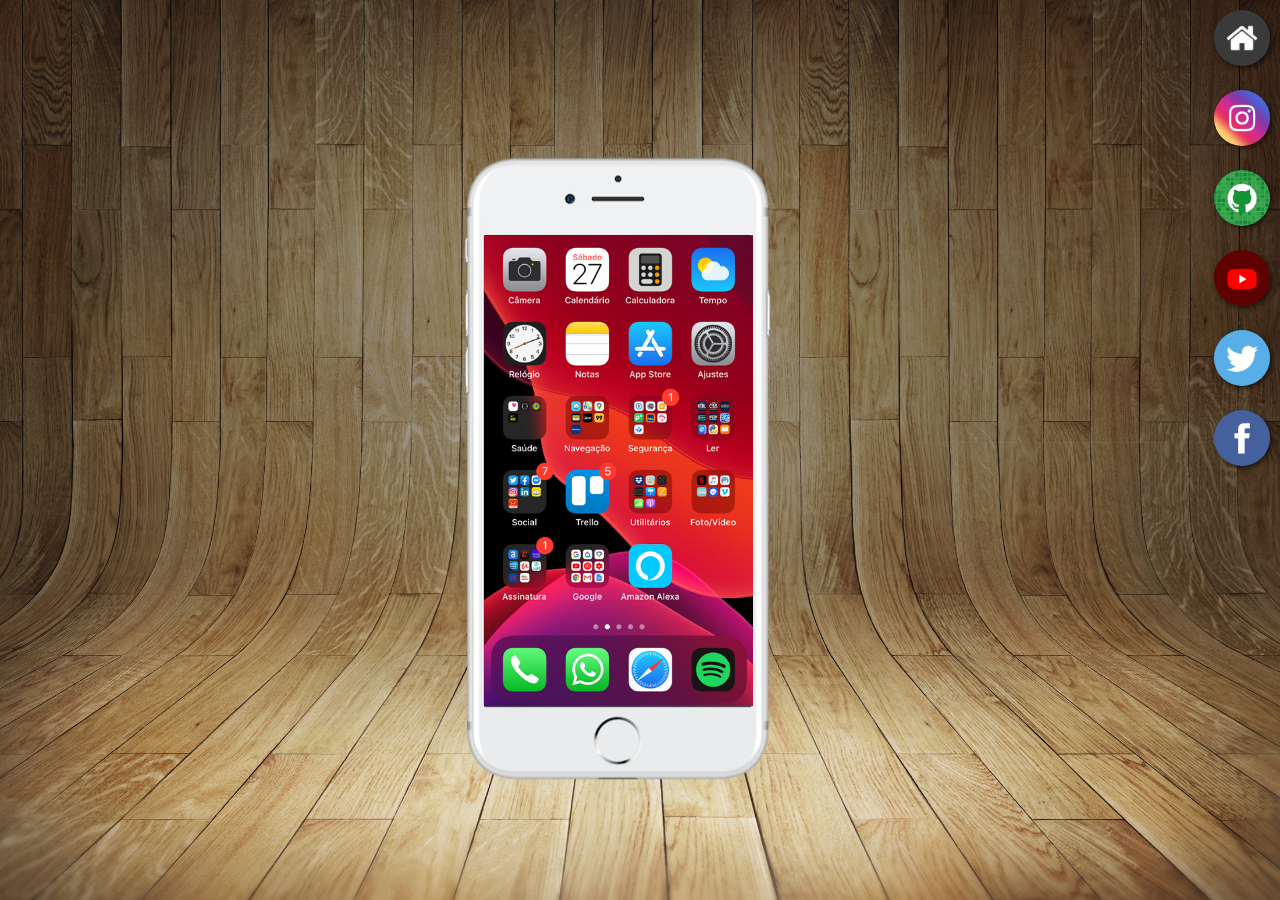
<file: index.html>
<!DOCTYPE html>
<html lang="en">
<head>
    <meta charset="UTF-8">
    <meta name="viewport" content="width=device-width, initial-scale=1.0">
    <title>projetos sociais</title>
    <link rel="shortcut icon" href="favicon.ico" type="image/x-icon">
   <link rel="stylesheet" href="estilos/pagina1.css">
</head>
<body>
   <main>
       <section id="telefone">
        <iframe src="home.html" frameborder="0" id="tela" name="tela"> </iframe>

       </section>
       <section id="redes-sociais">
        <a href="home.html" target="tela"> <img src="imagens/logo-home.jpg" alt="home"></a><br>
         <a href="intagram.html" target="tela"> <img src="imagens/logo-instagram.jpg" alt="home"> </a><br>
         <a href="git.html" target="tela"> <img src="imagens/logo-github.jpg" alt="home"></a><br>
         <a href="youtube.html" target="tela"> <img src="imagens/logo-youtube.jpg" alt="home"> </a><br>
         <a href="twiter.html" target="tela"> <img src="imagens/logo-twitter.jpg" alt="home"> </a><br>
         <a href="facebook.html" target="tela"> <img src="imagens/logo-facebook.jpg" alt="home"> </a>
         
       </section>
   </main>
</body>
</html>
</file>
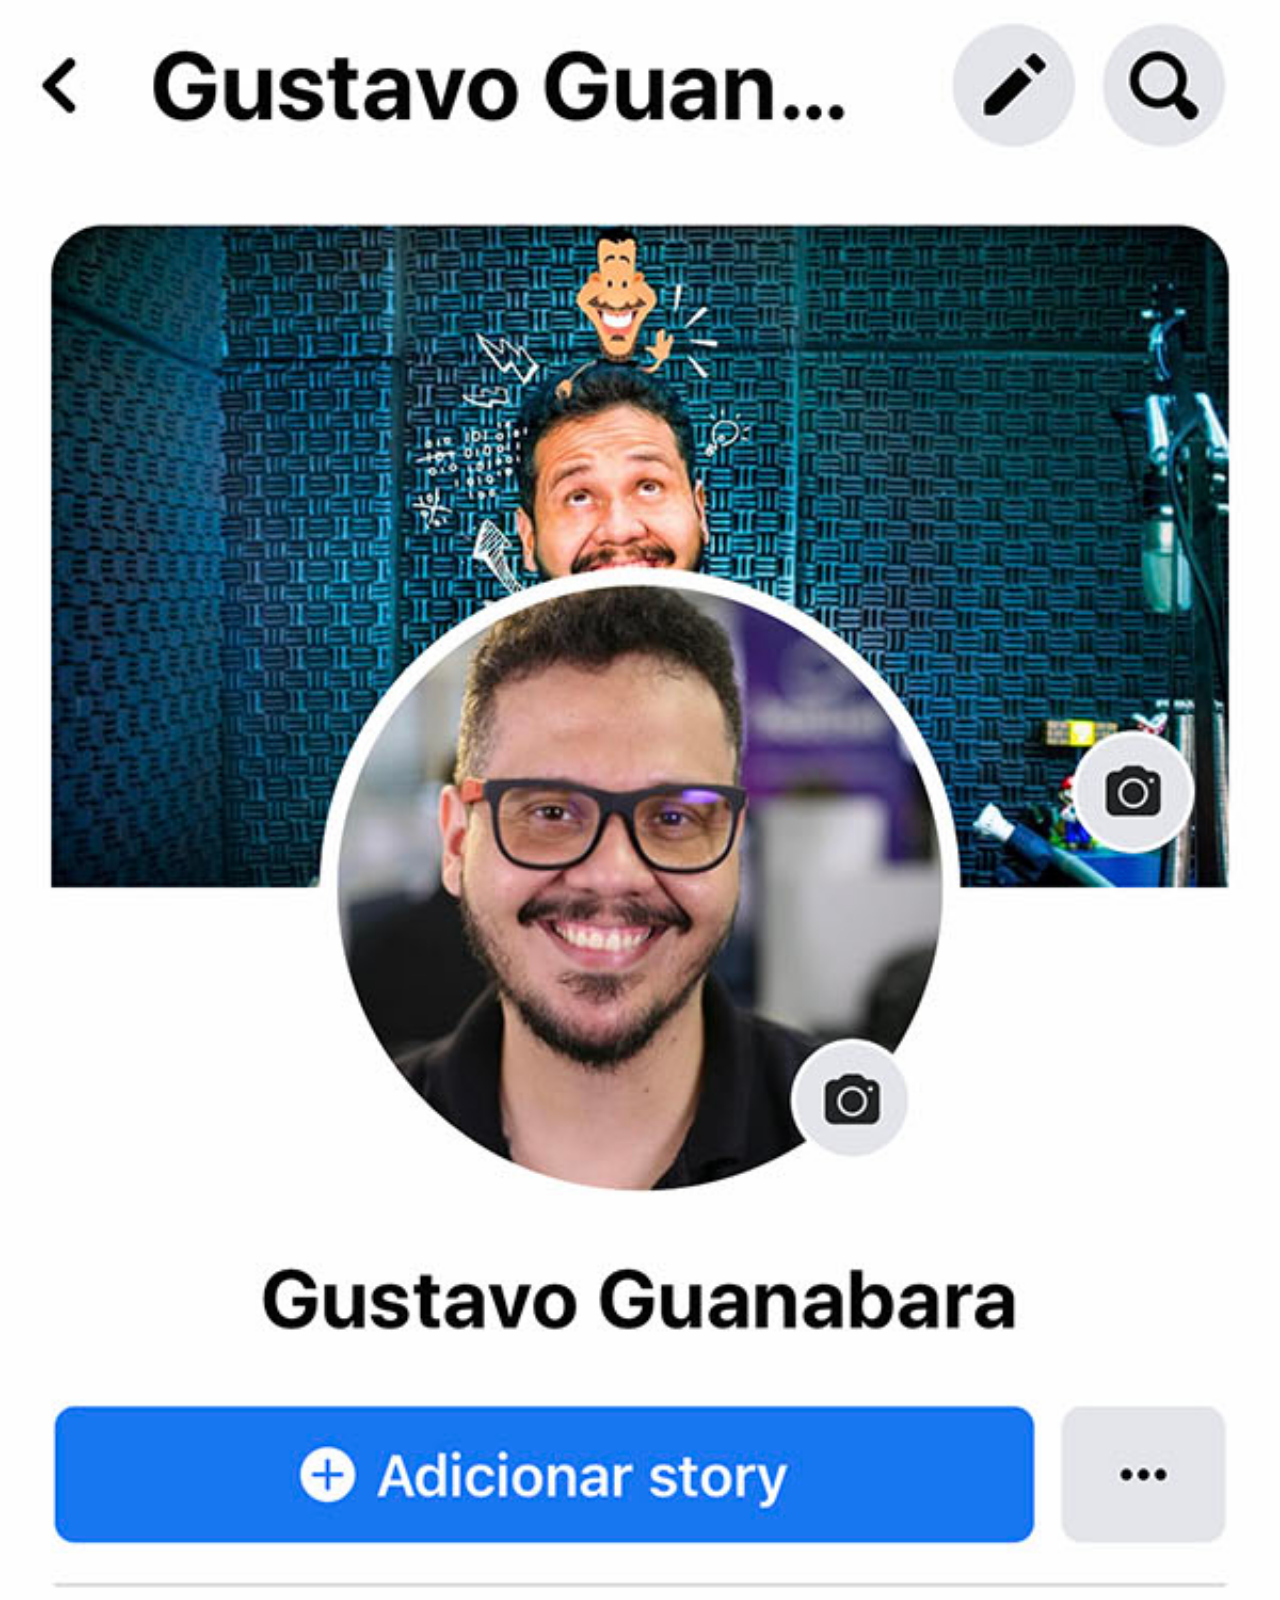
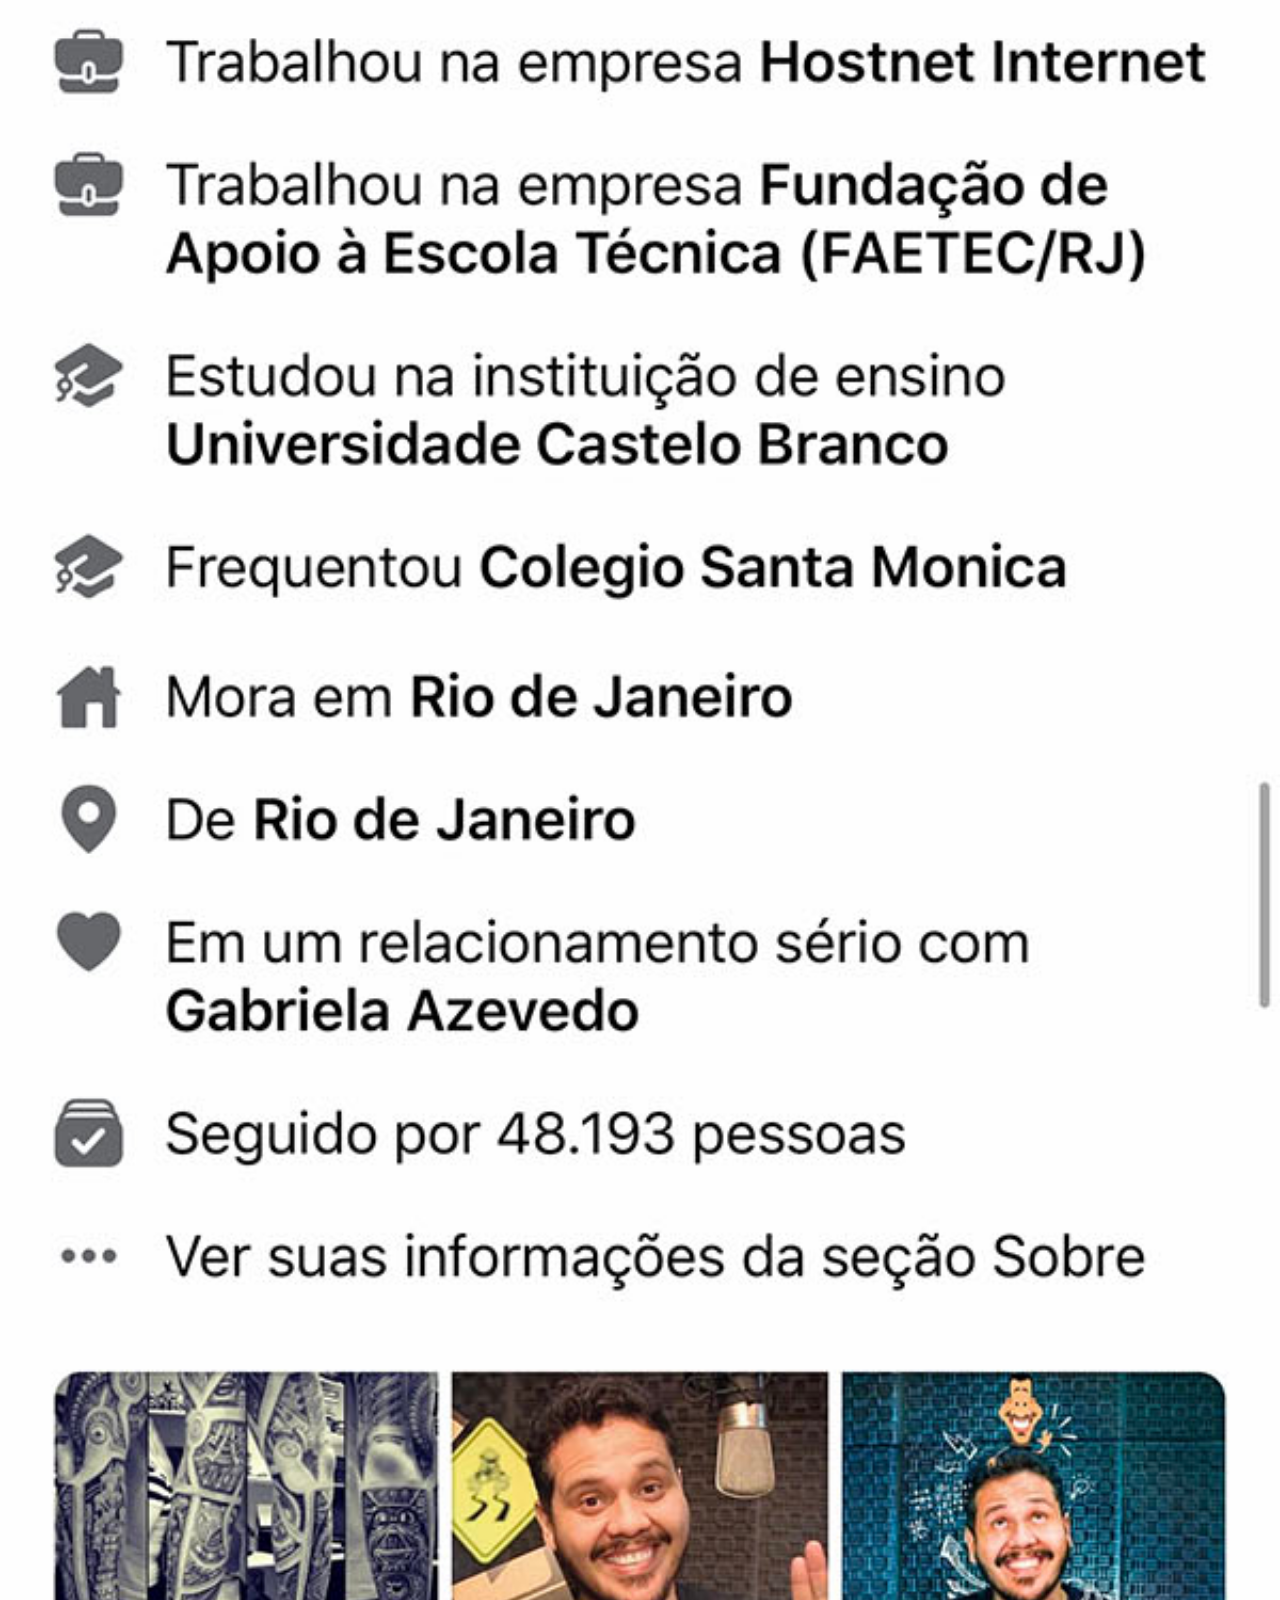
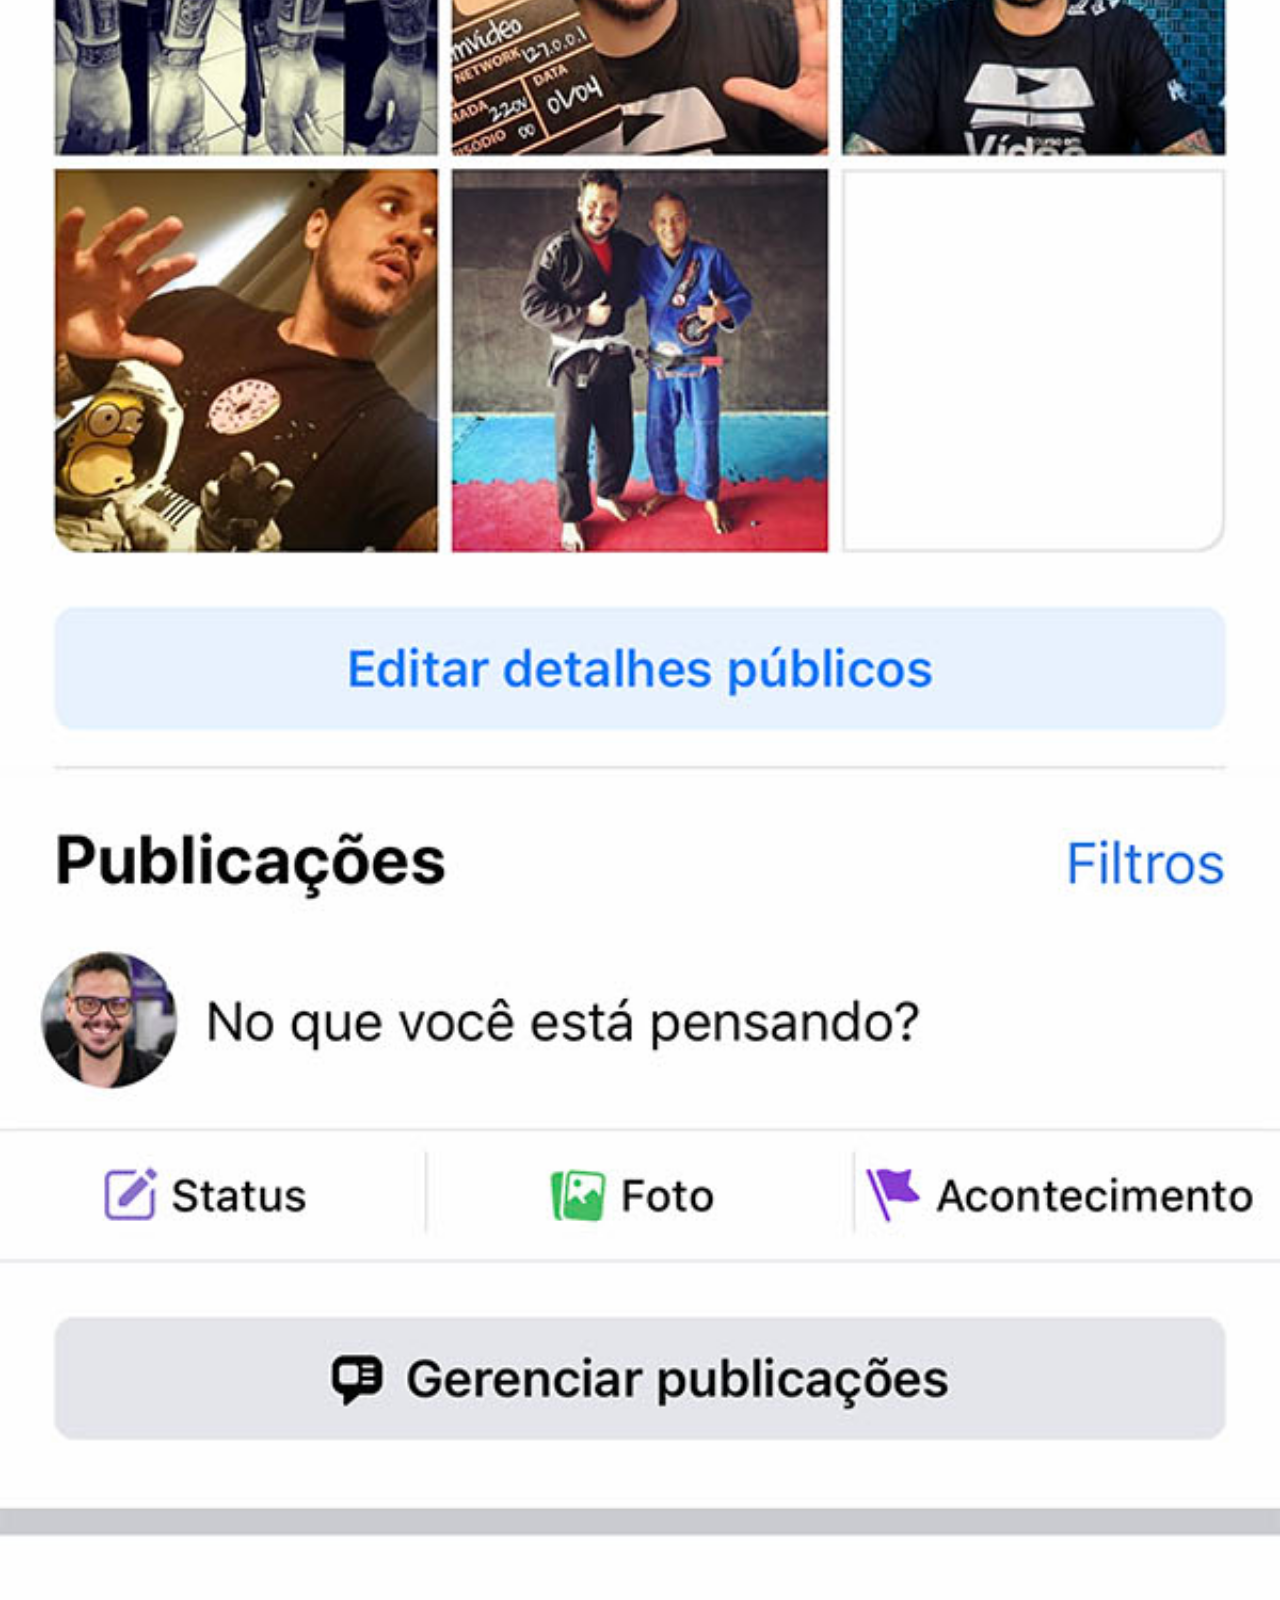
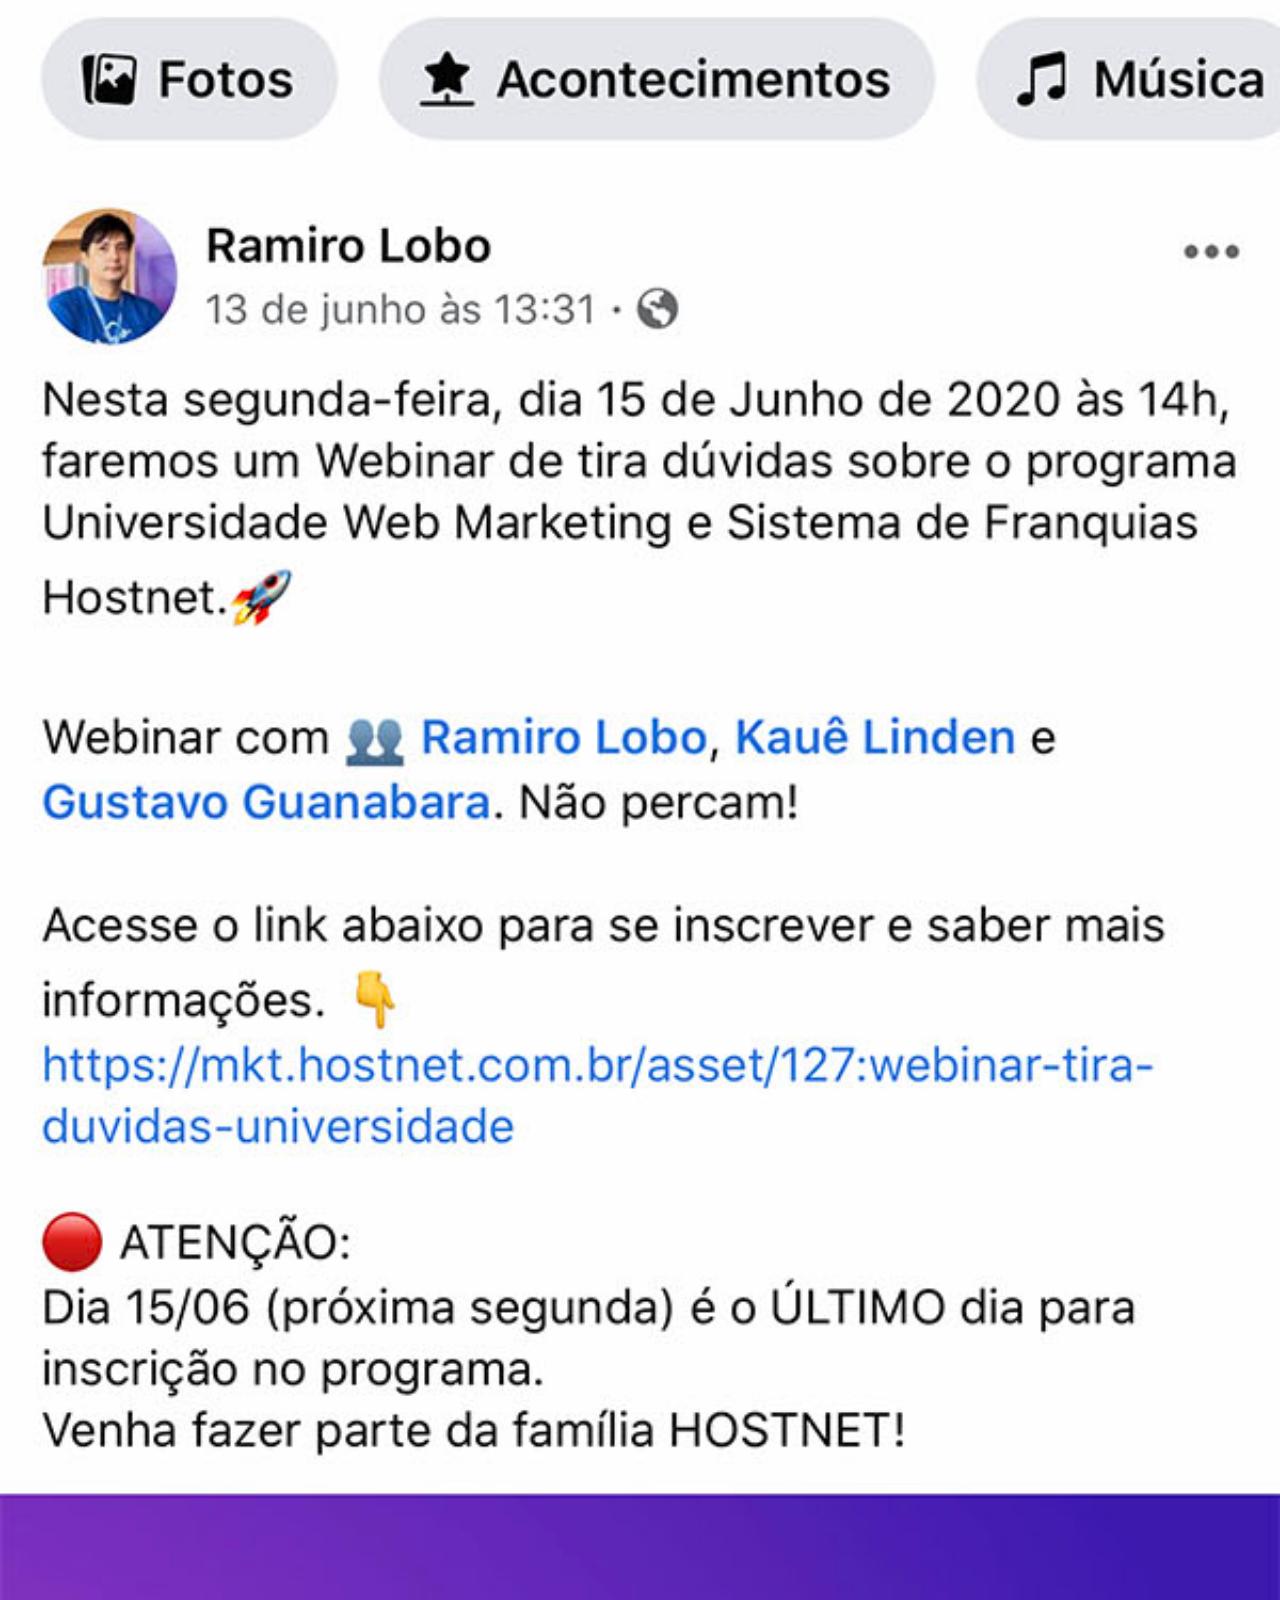
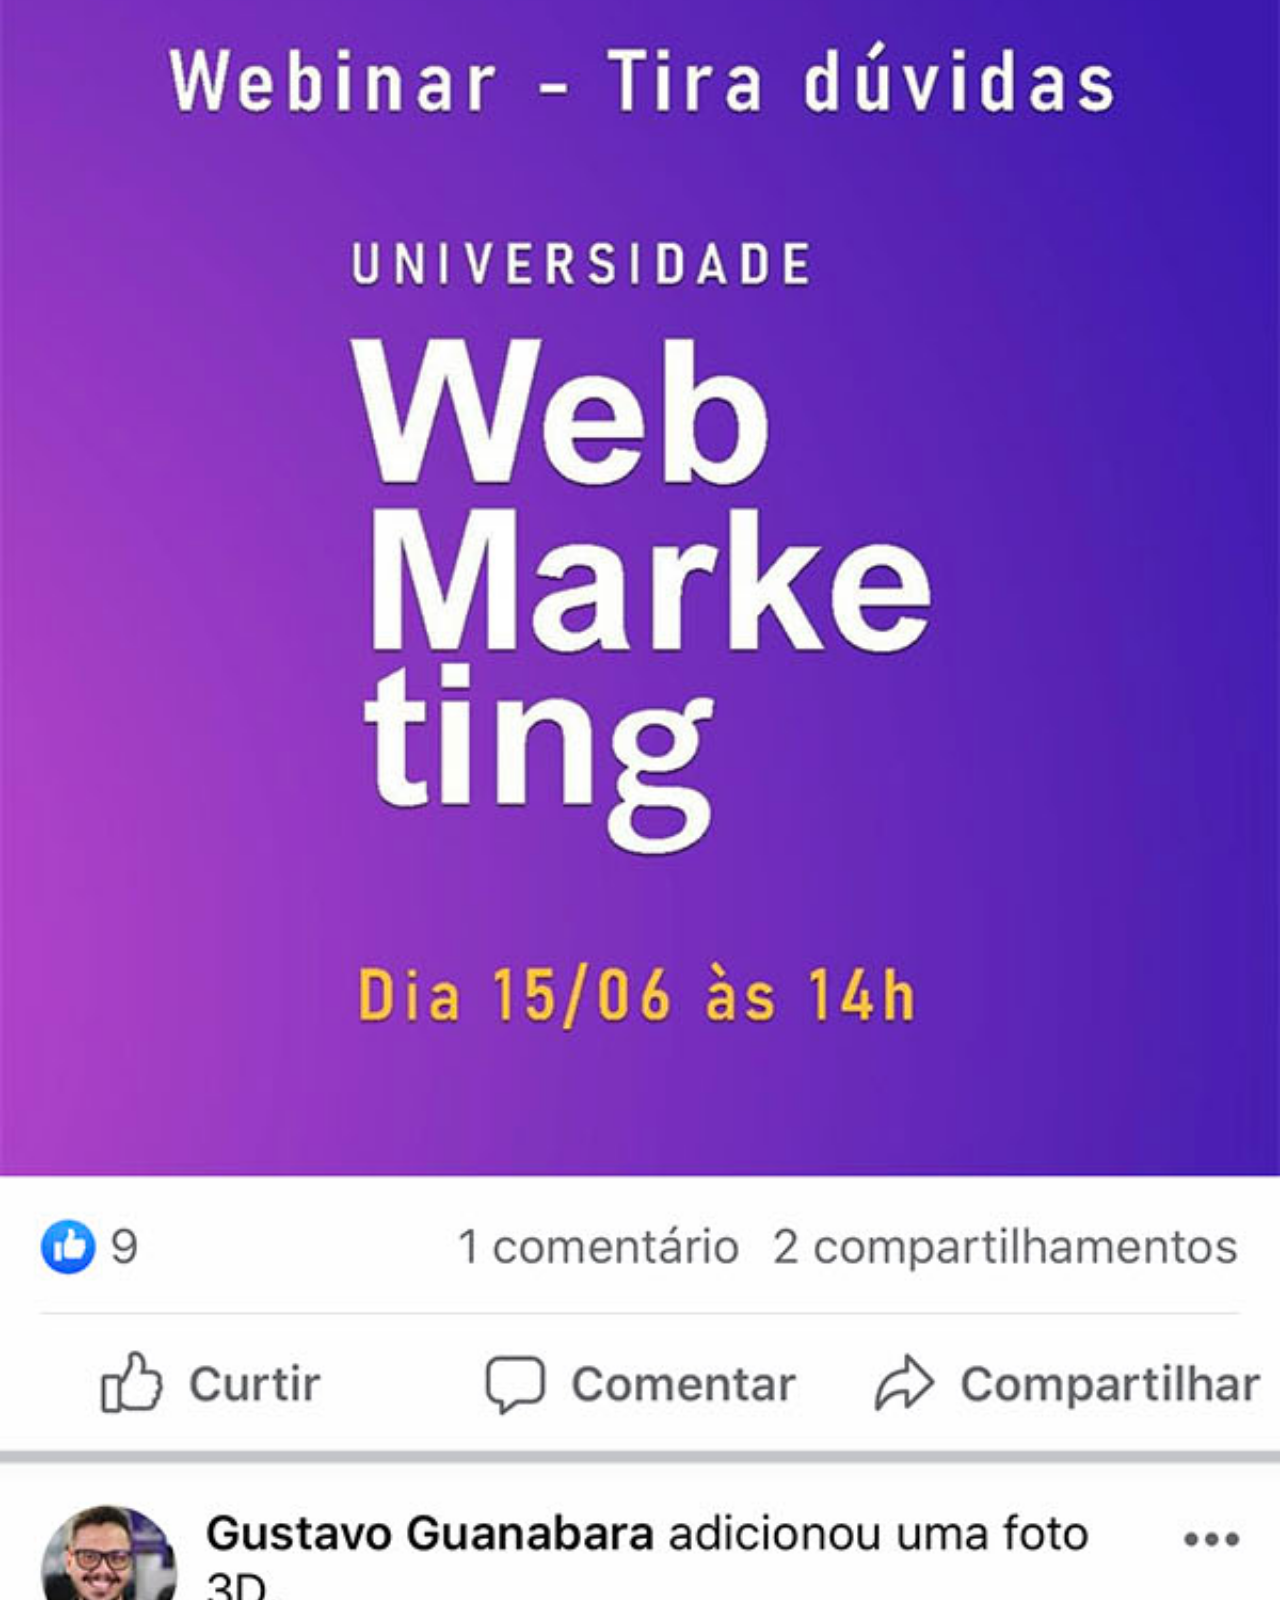
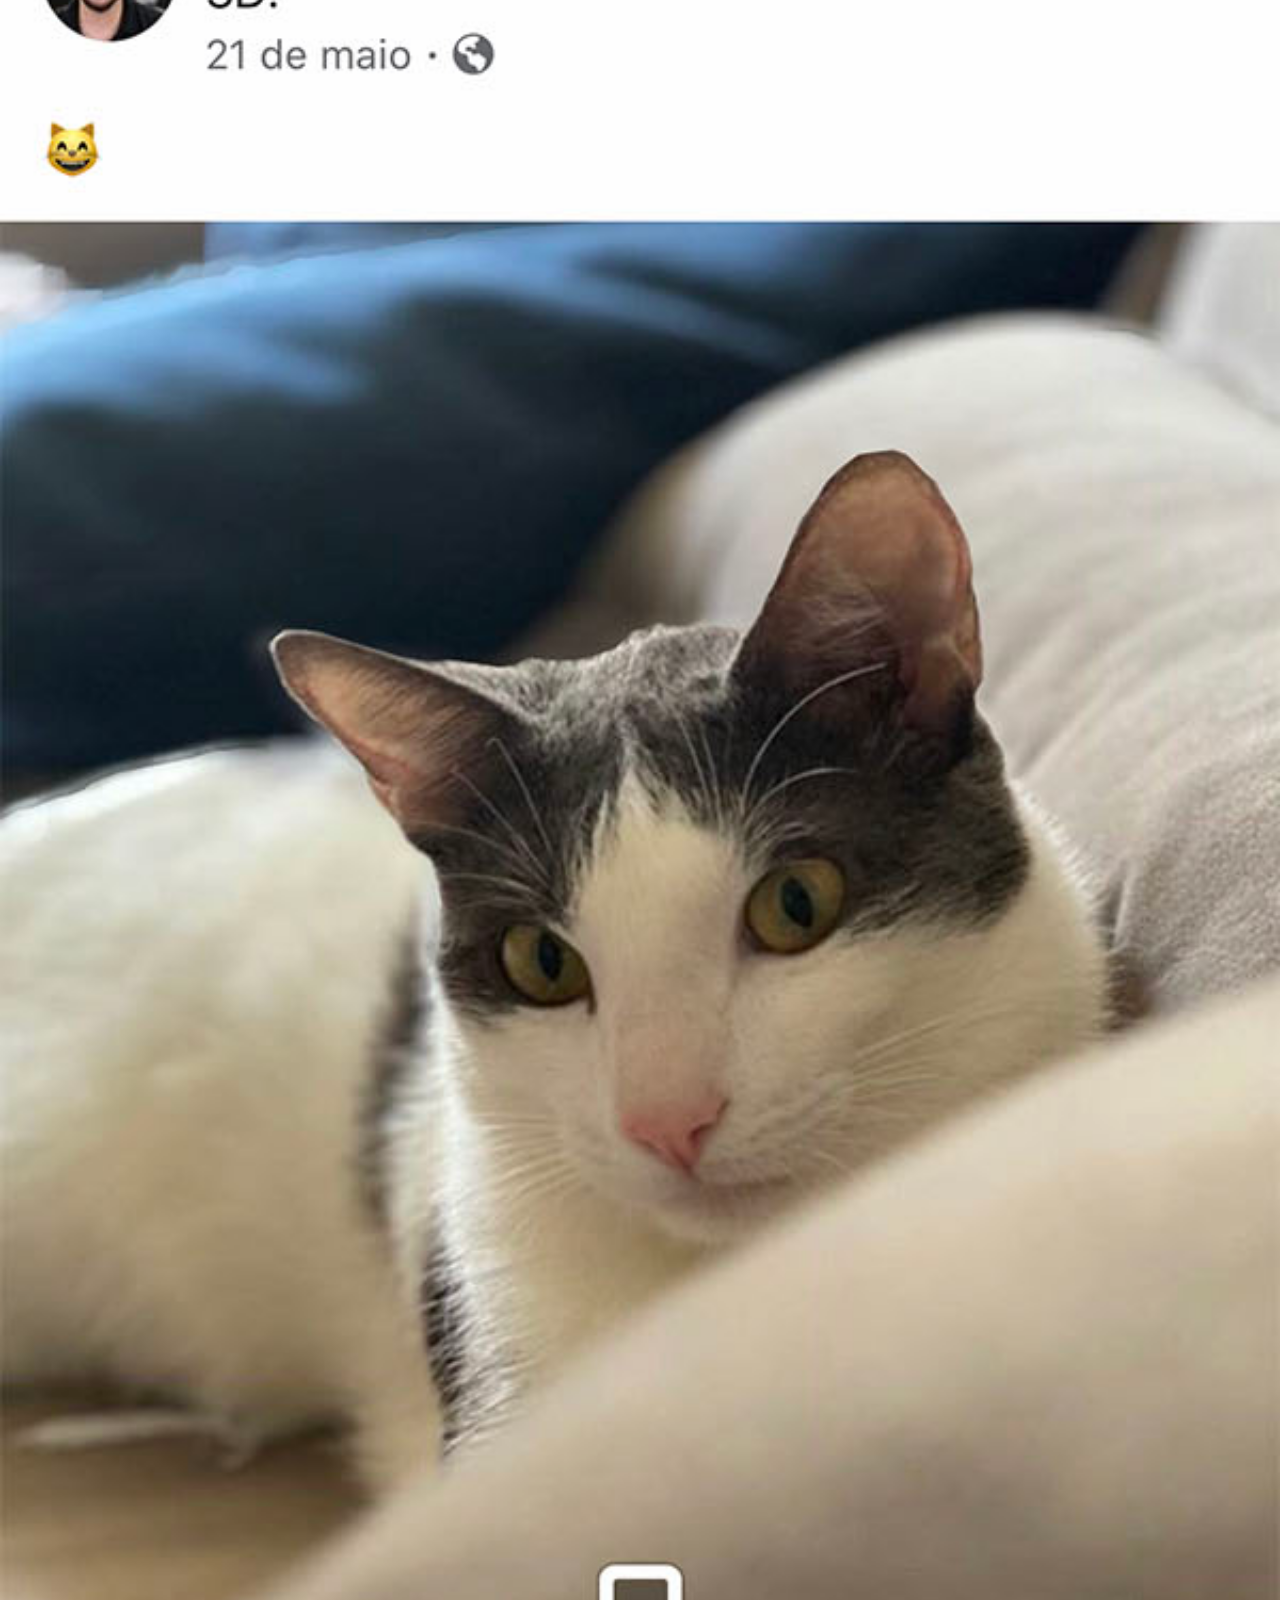
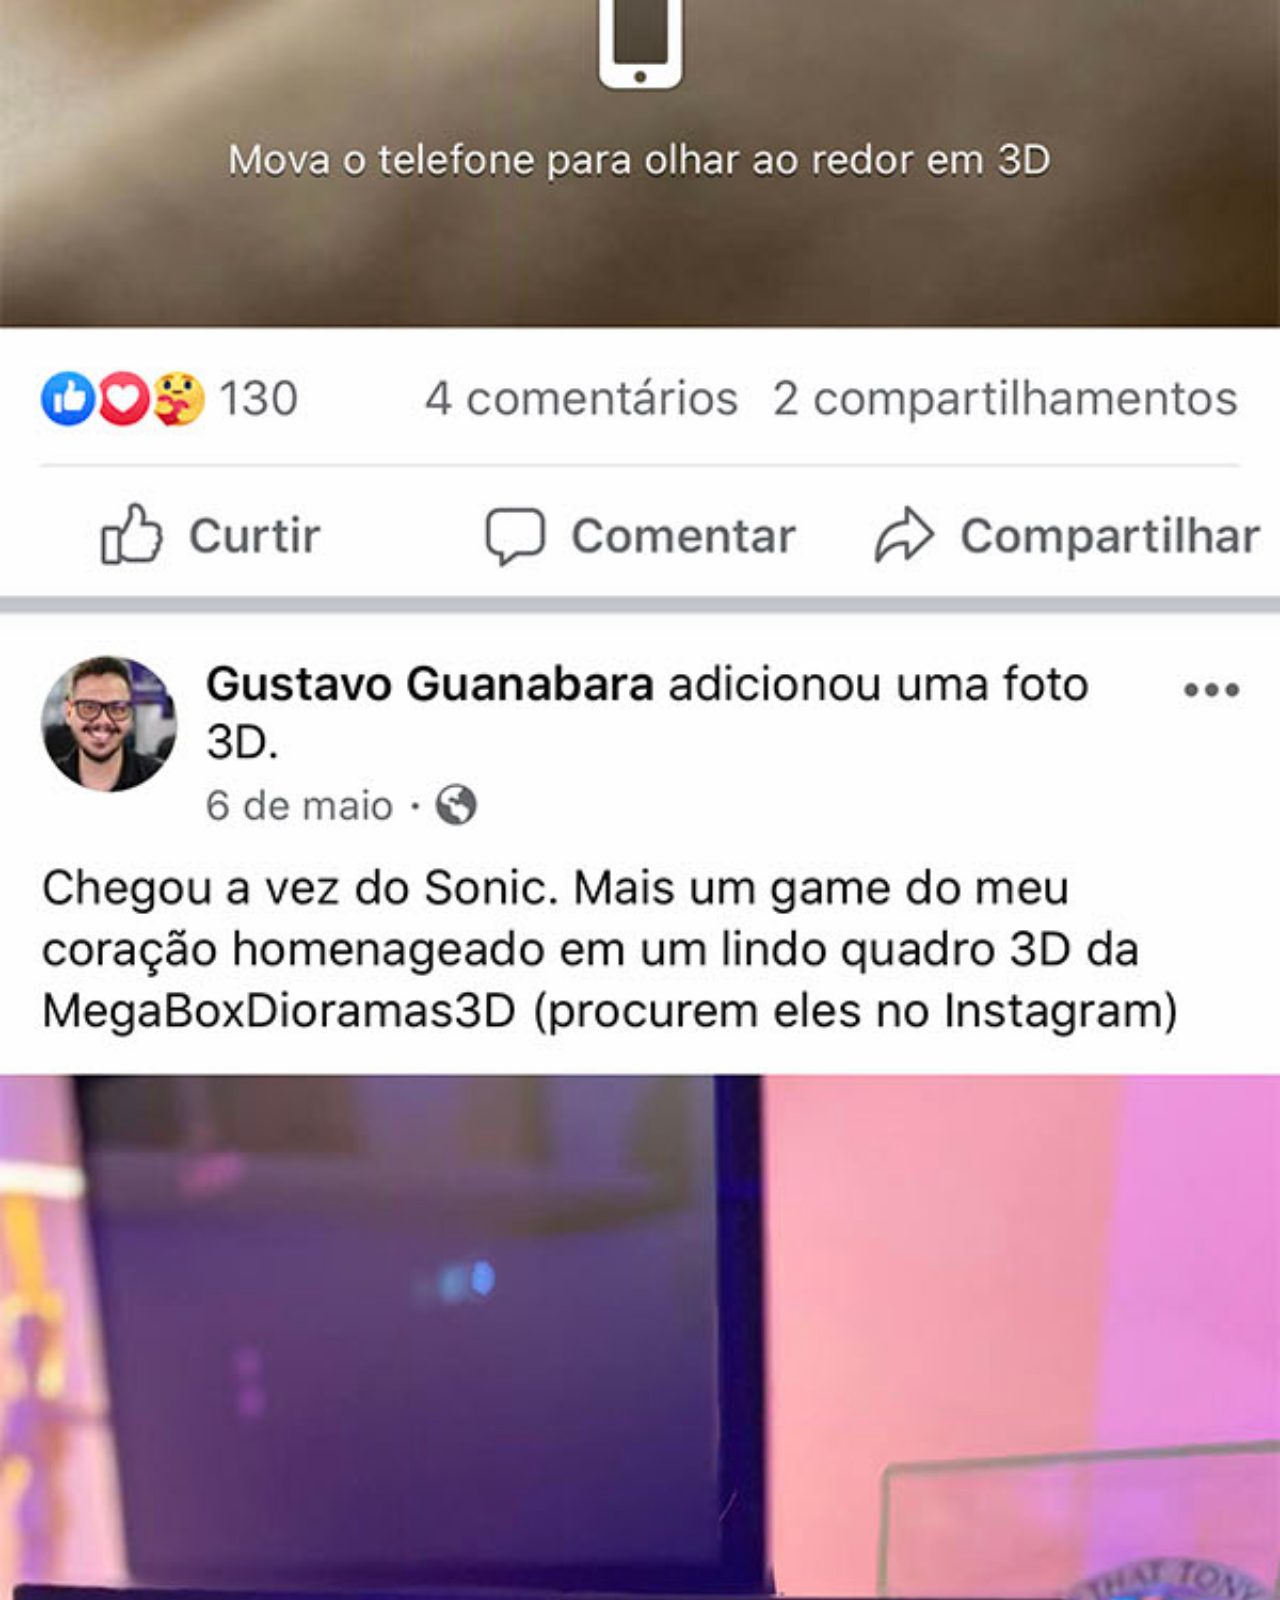
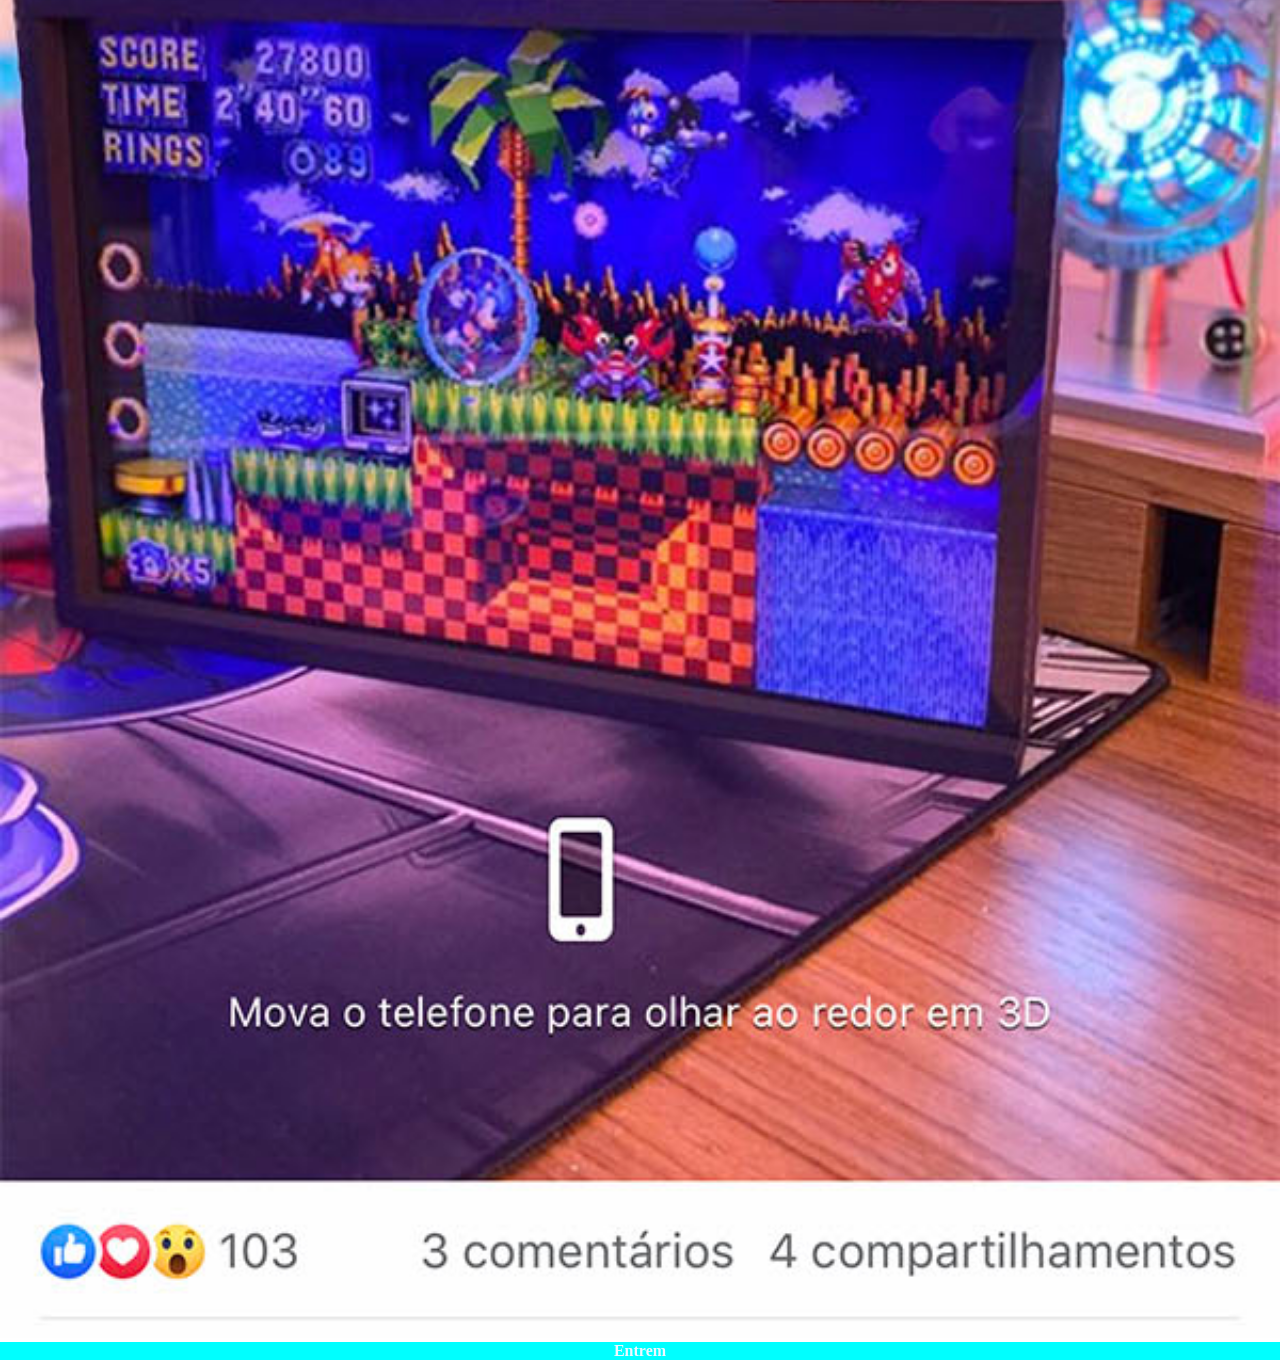
<file: facebook.html>
<!DOCTYPE html>
<html lang="pt-br">
<head>
    <meta charset="UTF-8">
    <meta name="viewport" content="width=device-width, initial-scale=1.0">
    <title>instagram</title>
<style>
    *{
        margin: 0px;
        padding:0px;
    }
    img{
width: 100vw;
    }
   ::-webkit-scrollbar{
    width: 0px;
    height: 0px;
   } 
    a{
display: block;
background-color: aqua;
color: aliceblue;
text-align: center;
font-weight: bolder;
   text-decoration: none;
    }

</style>
</head>
<body>
   <img src="imagens/tela-facebook.jpg" alt="home" >
   <a href="https://www.tiktok.com/@antony.santos6930" target="_blank">Entrem</a>
</body>
</html>
</file>
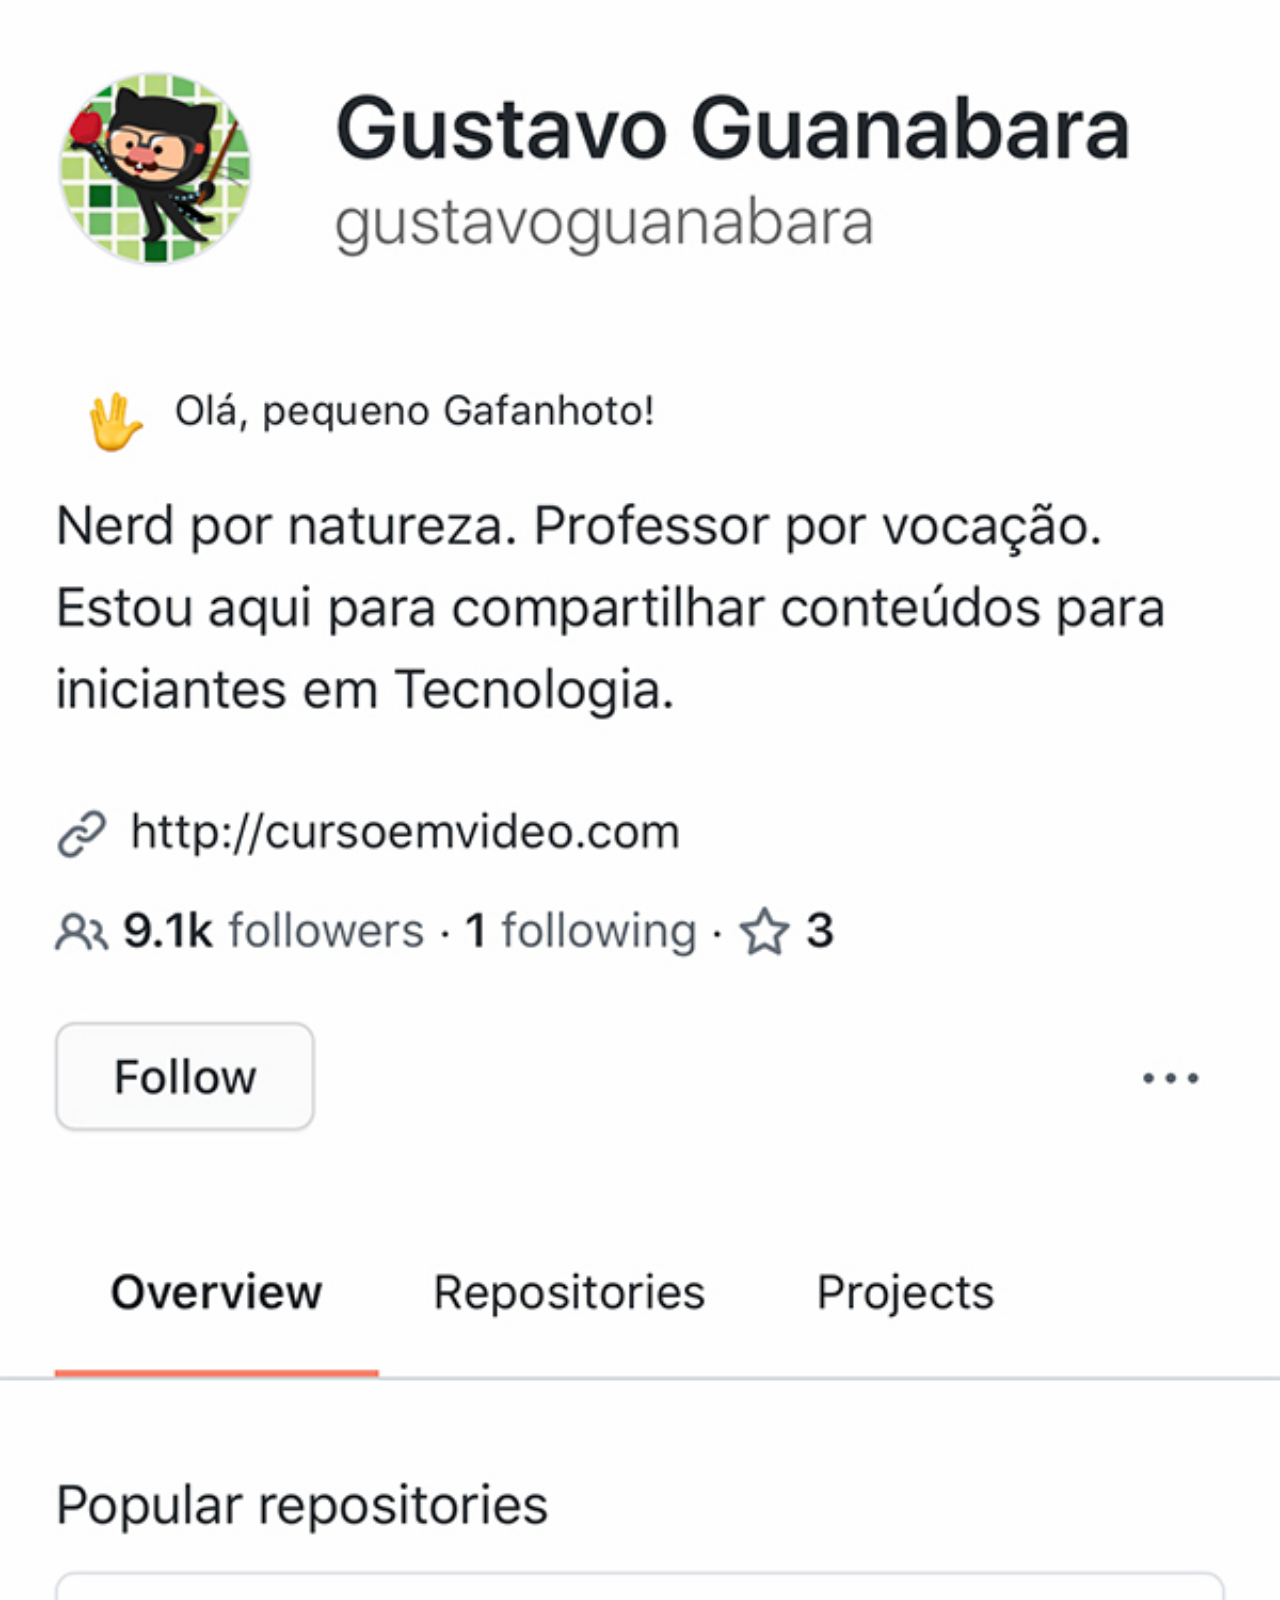
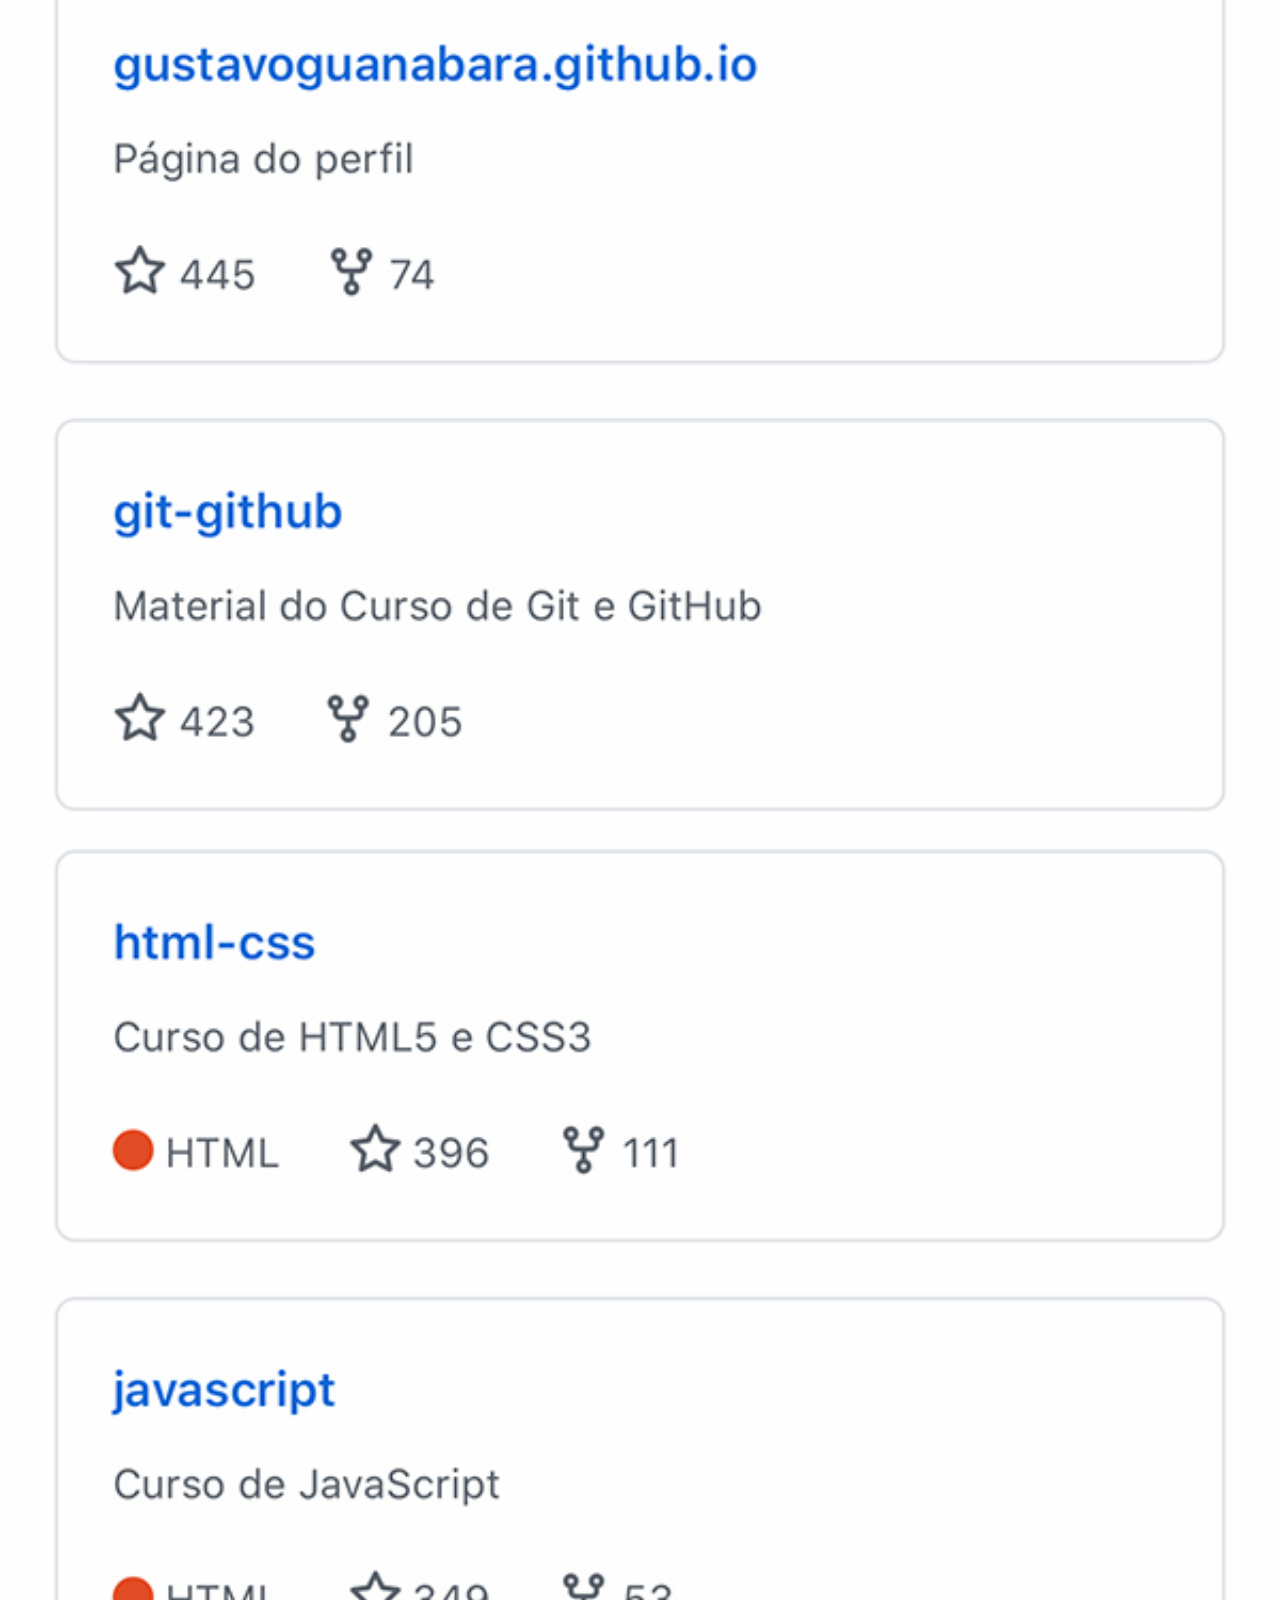
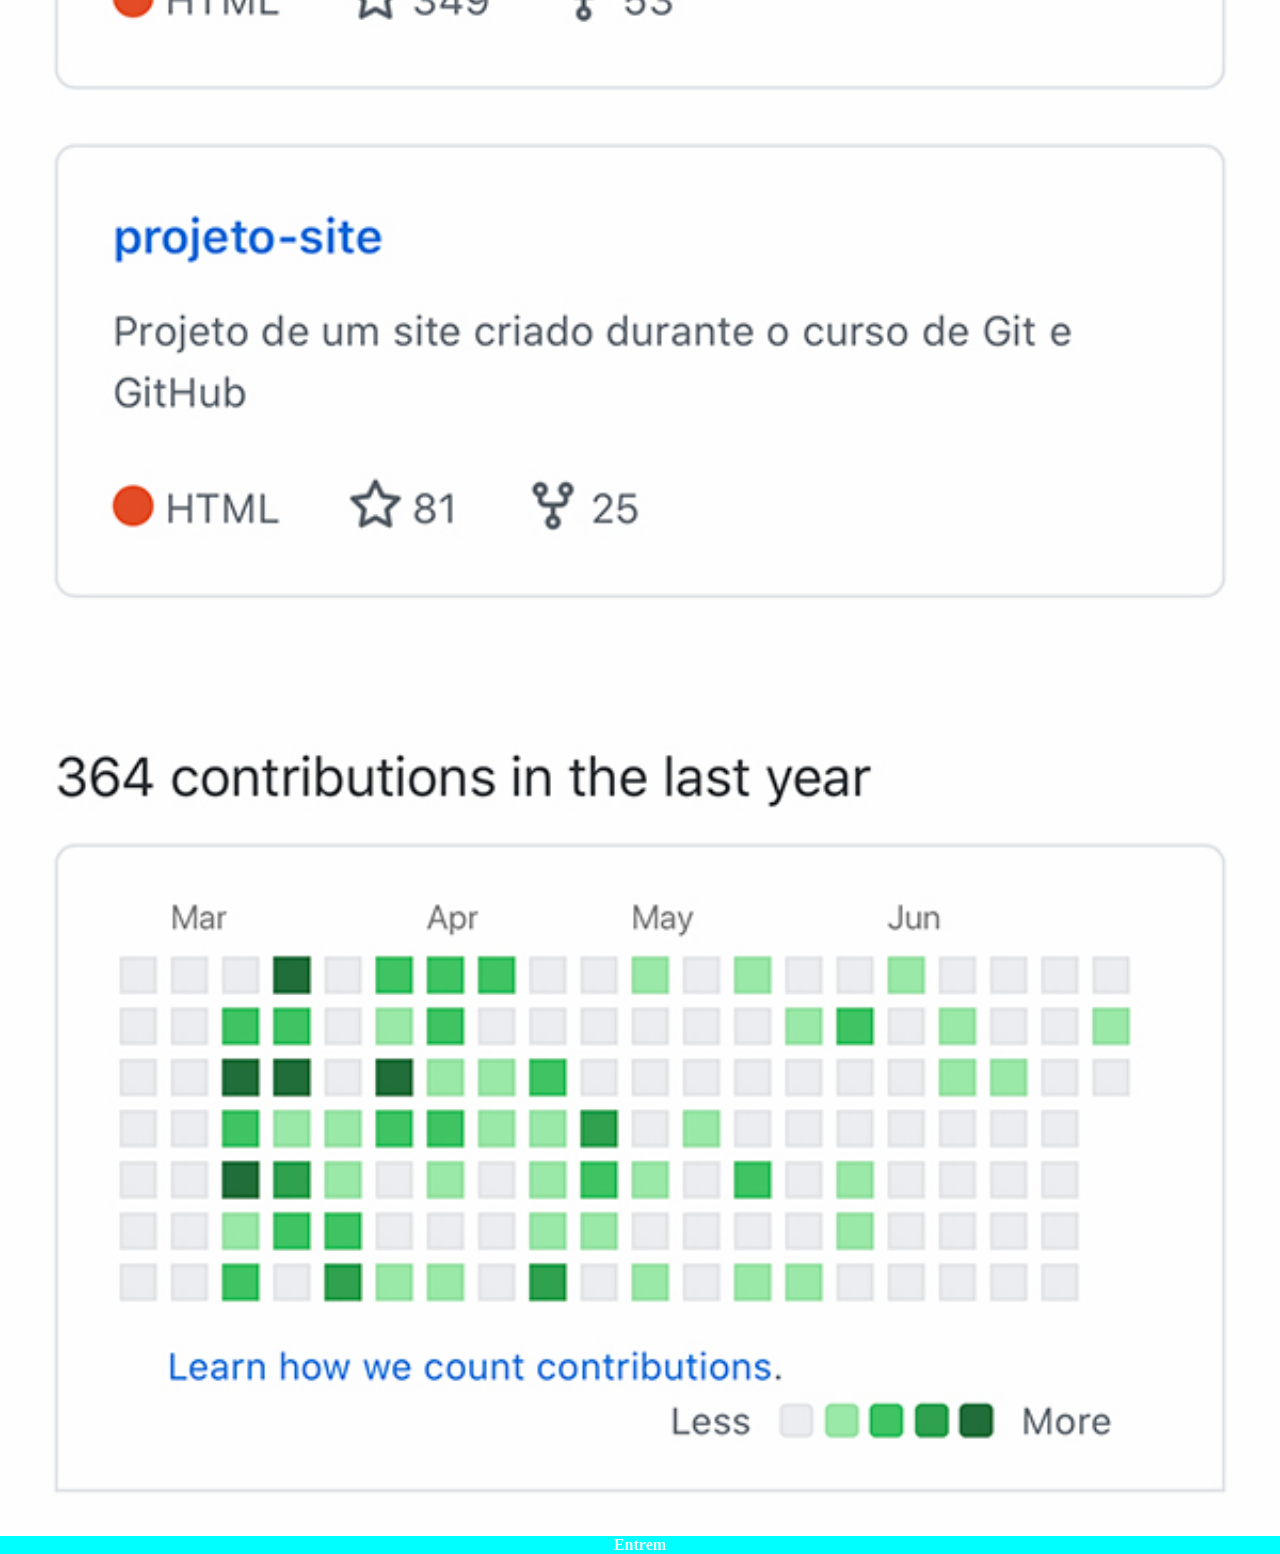
<file: git.html>
<!DOCTYPE html>
<html lang="pt-br">
<head>
    <meta charset="UTF-8">
    <meta name="viewport" content="width=device-width, initial-scale=1.0">
    <title>instagram</title>
<style>
    *{
        margin: 0px;
        padding:0px;
    }
    img{
width: 100vw;
    }
   ::-webkit-scrollbar{
    width: 0px;
    height: 0px;
   } 
    a{
display: block;
background-color: aqua;
color: aliceblue;
text-align: center;
font-weight: bolder;
   text-decoration: none;
    }

</style>
</head>
<body>
   <img src="imagens/tela-github.jpg" alt="home" >
   <a href="https://github.com/Ant0ny07" target="_blank">Entrem</a>
</body>
</html>
</file>
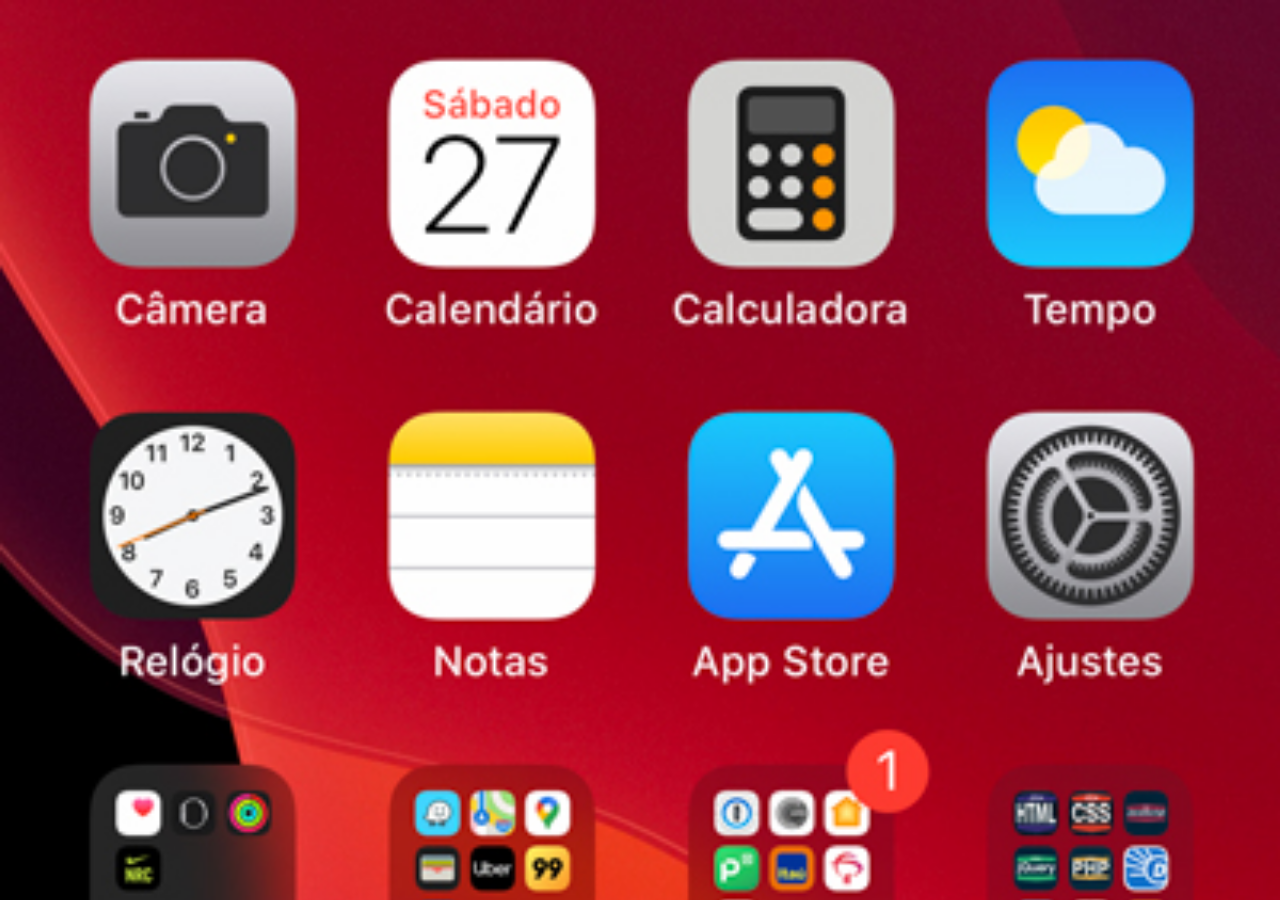
<file: home.html>
<!DOCTYPE html>
<html lang="pt-br">
<head>
    <meta charset="UTF-8">
    <meta name="viewport" content="width=device-width, initial-scale=1.0">
    <title>home</title>
</head>
<style>
    *{
        padding: 0px;
        margin: 0px;
        font-family: Arial, Helvetica, sans-serif;
    }
    body{
        background:black url('imagens/tela-home.jpg') no-repeat top center;
        width: 90vw;
        height: 100vh;
        background-size: cover;
        
    }



</style>
<body>
    
</body>
</html>
</file>
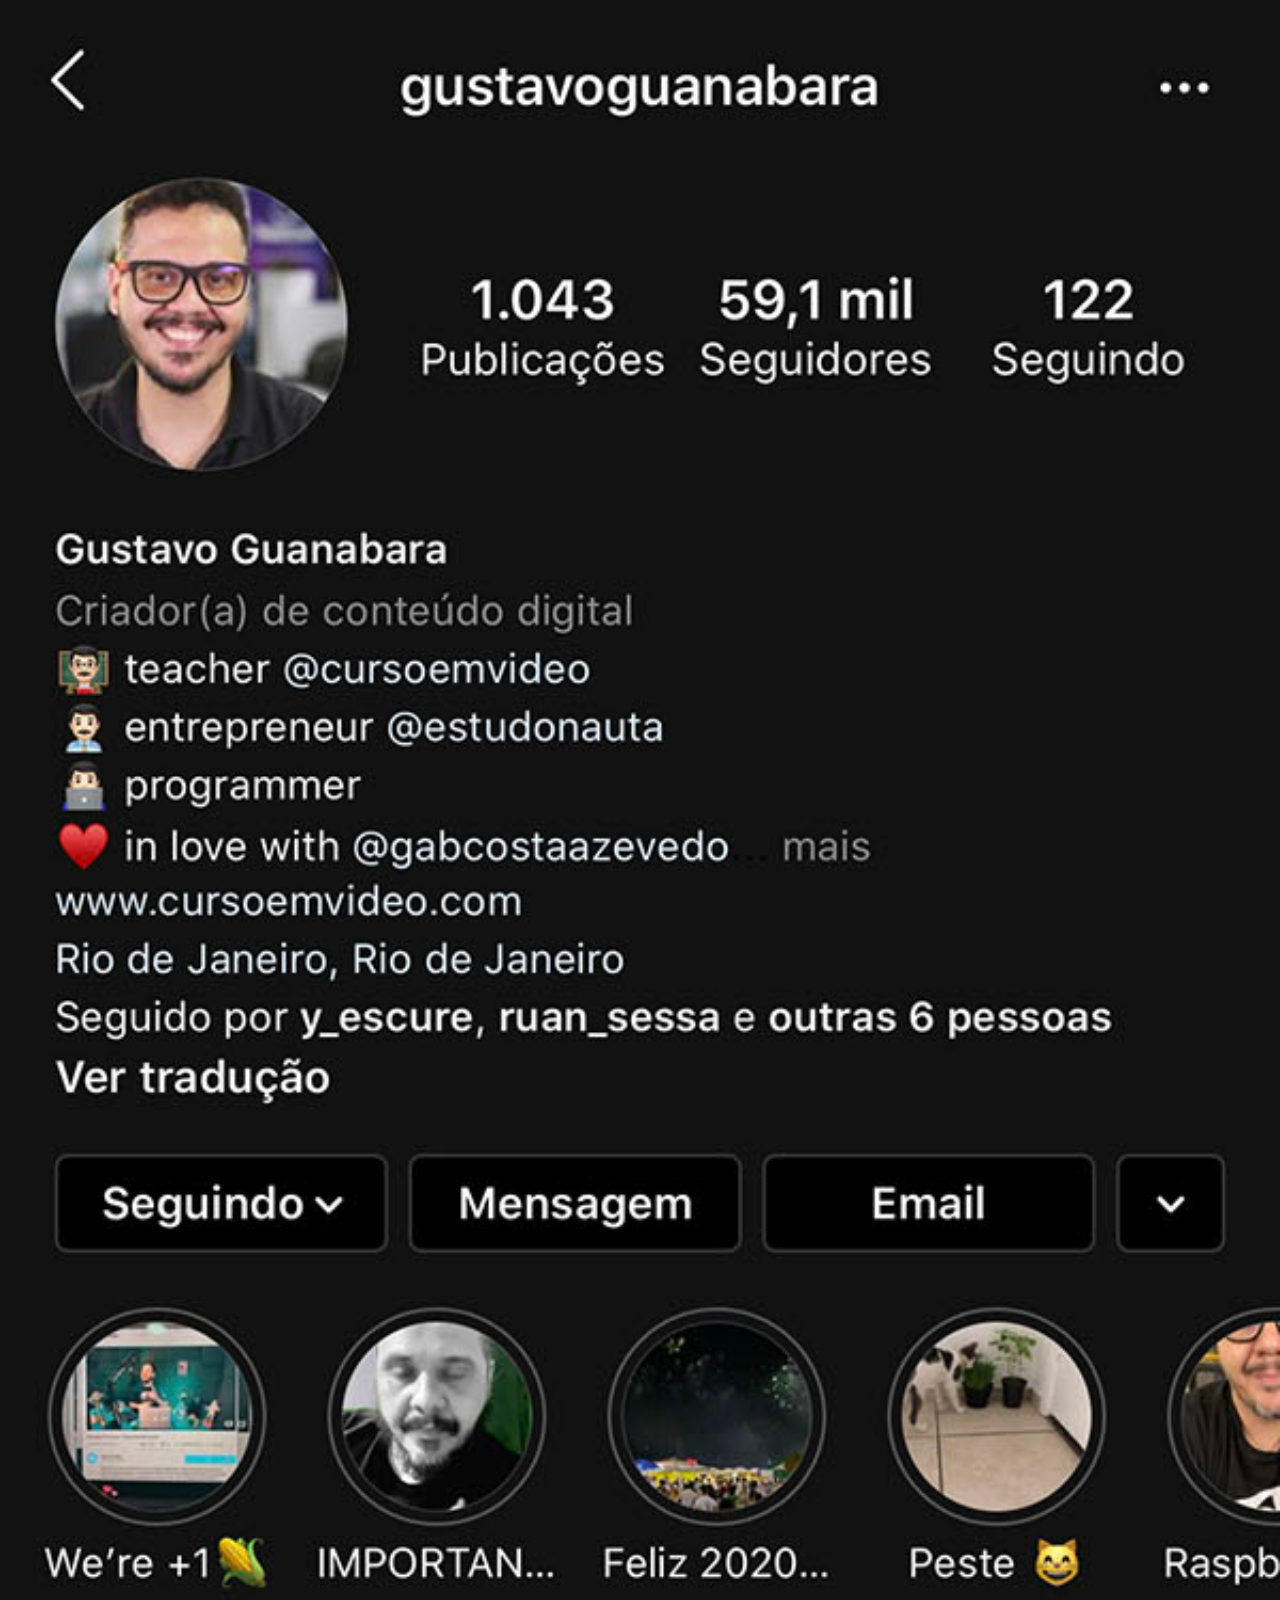
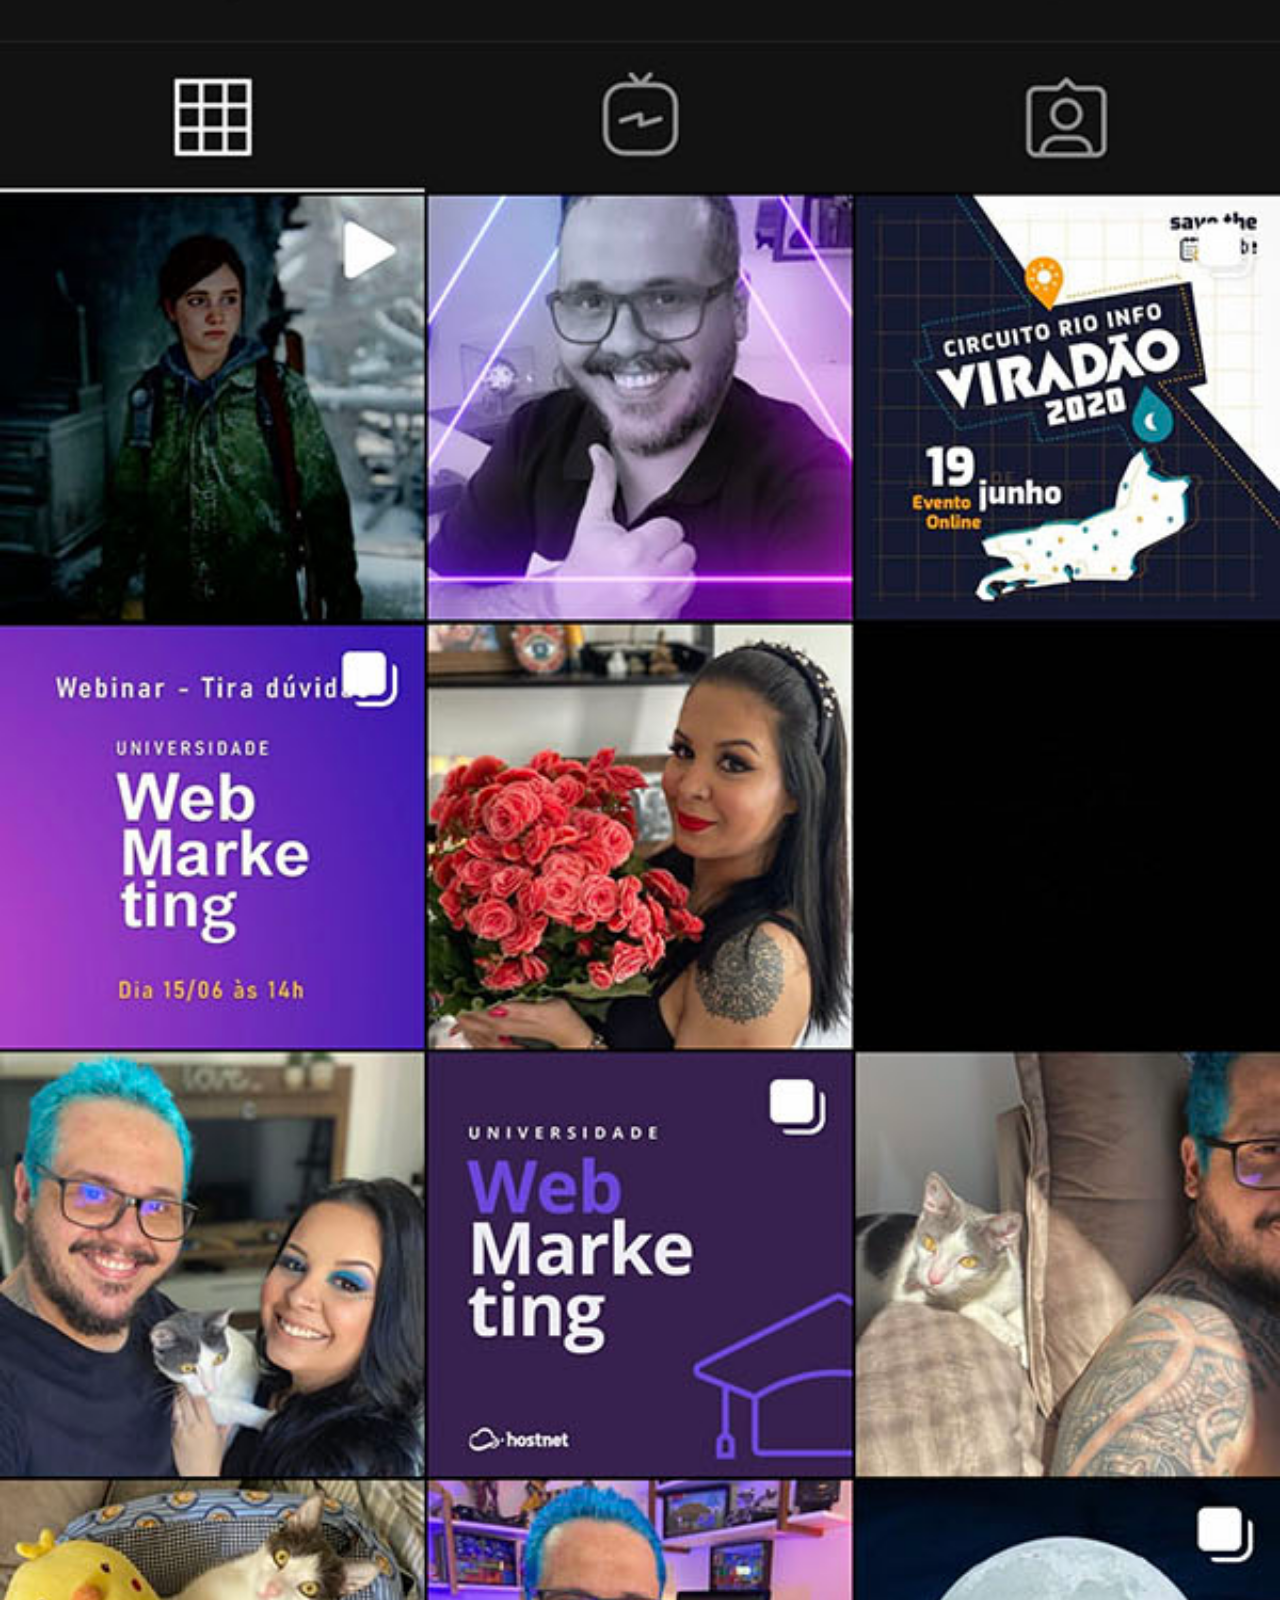
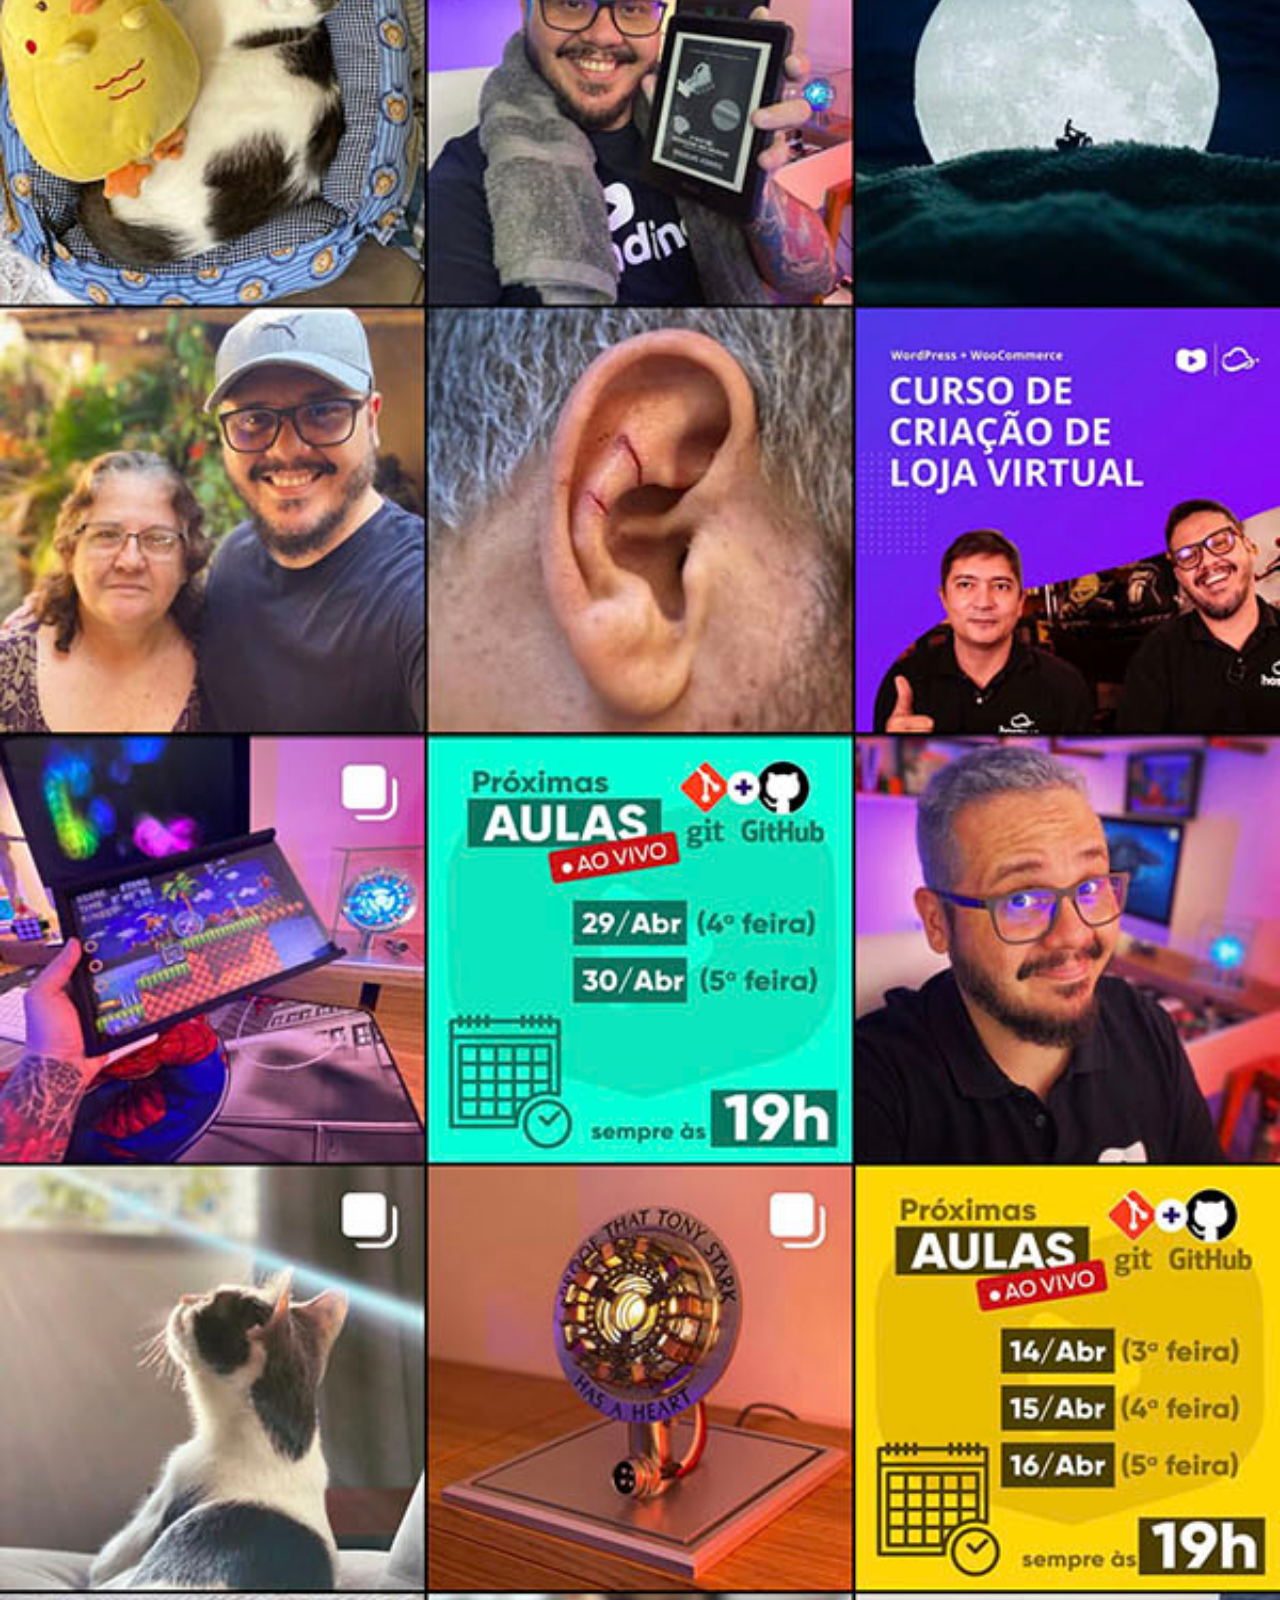
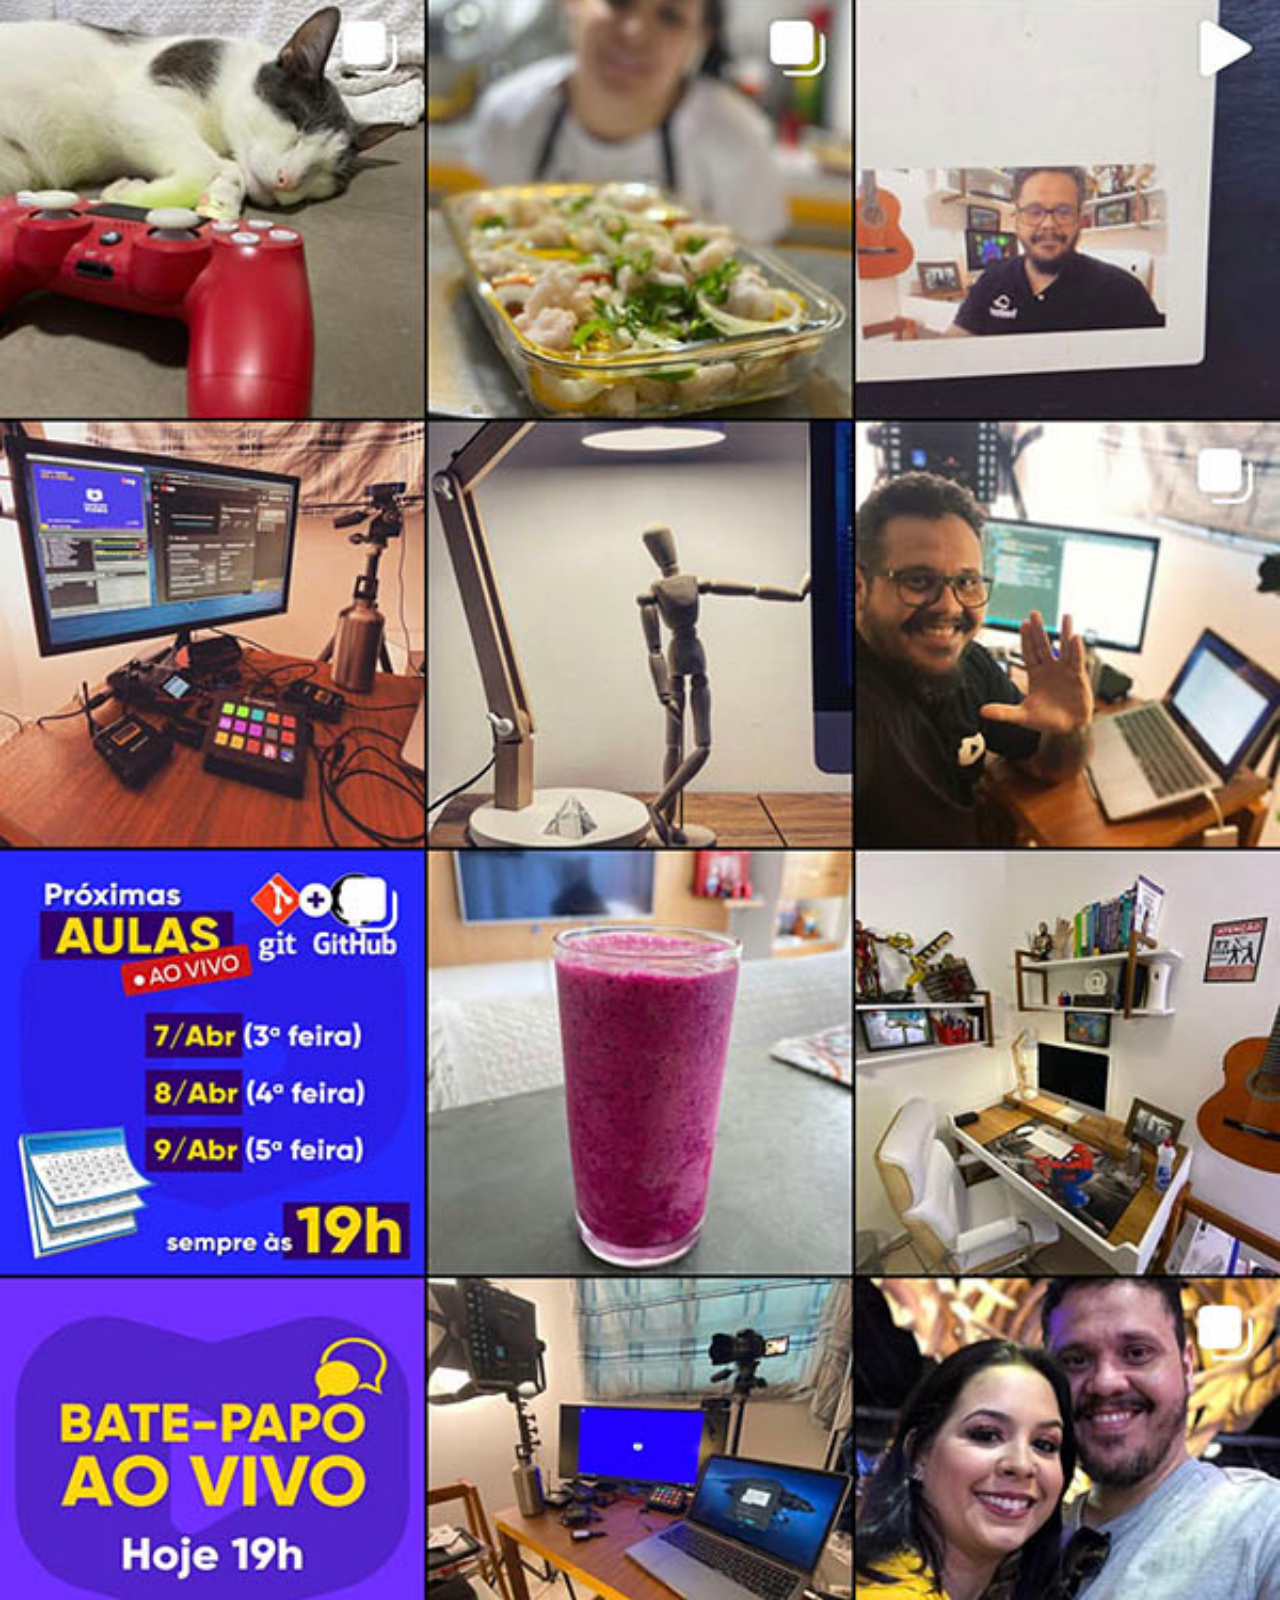
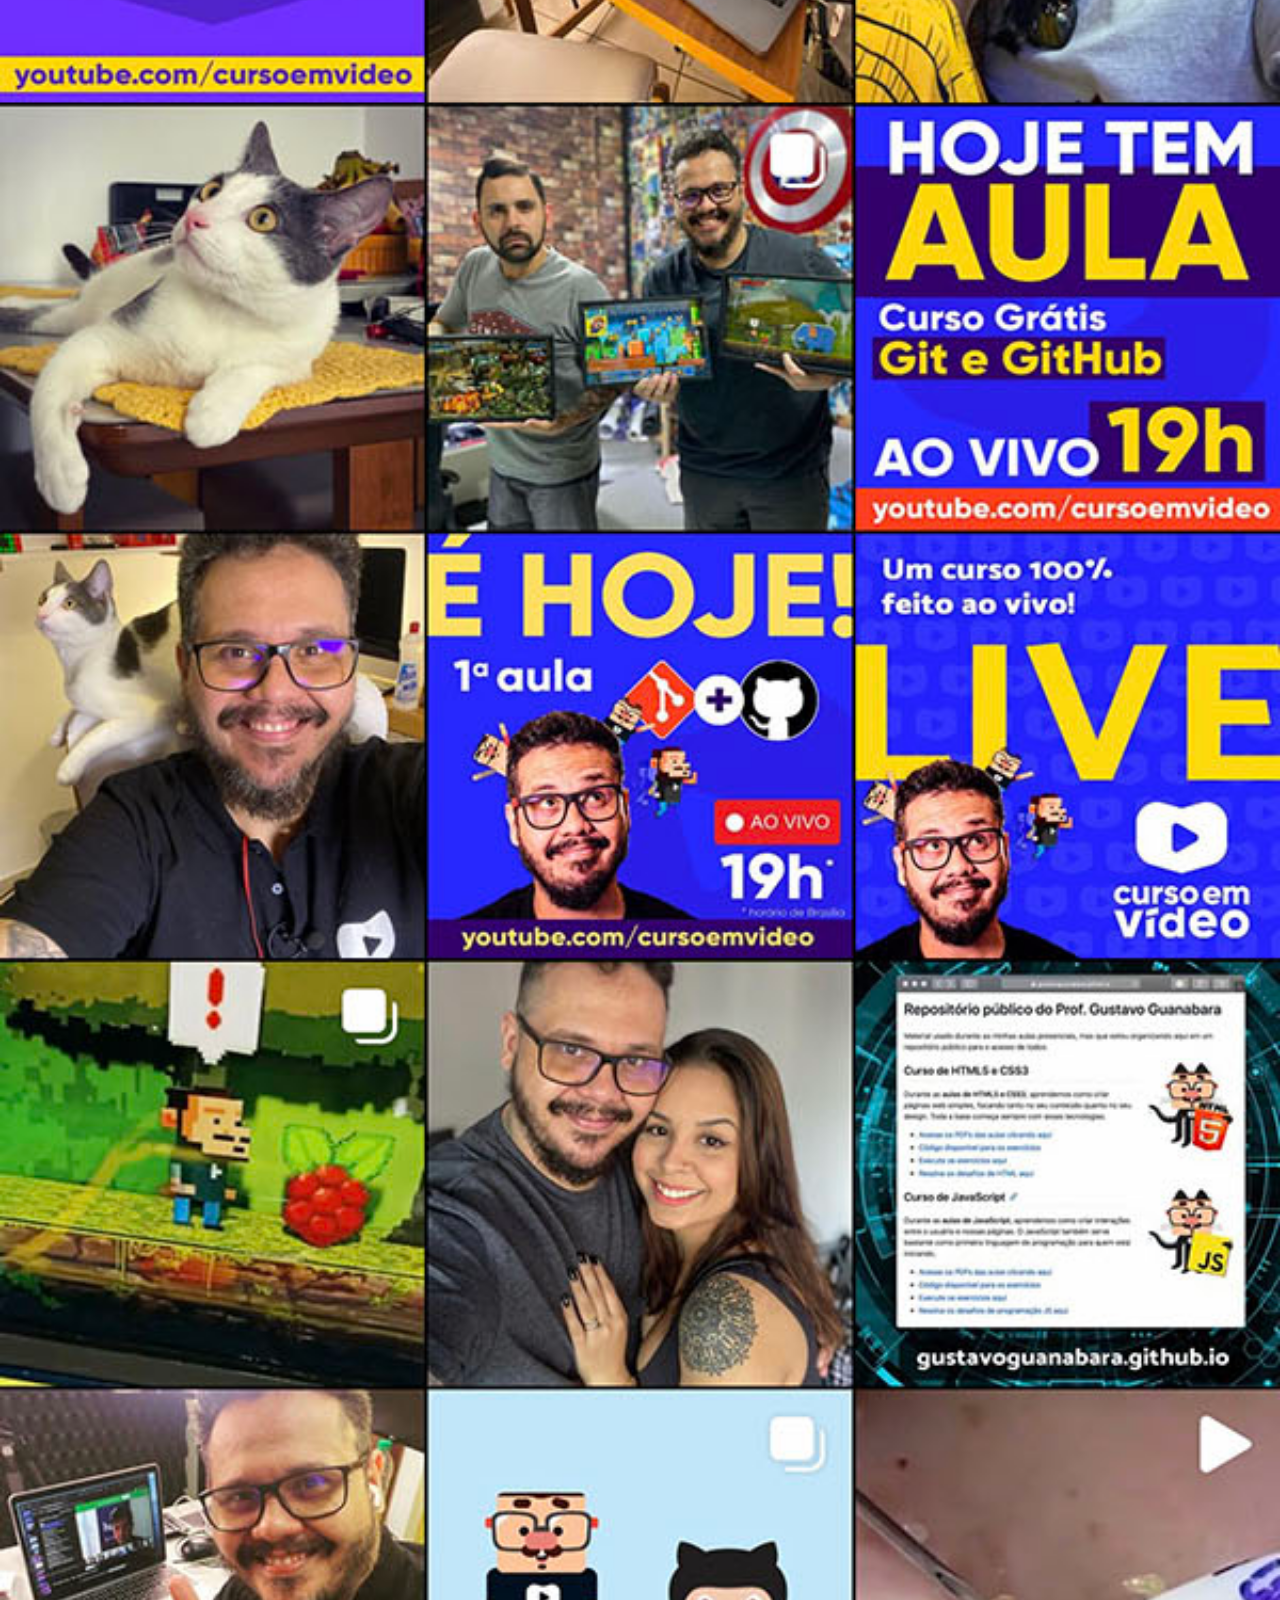
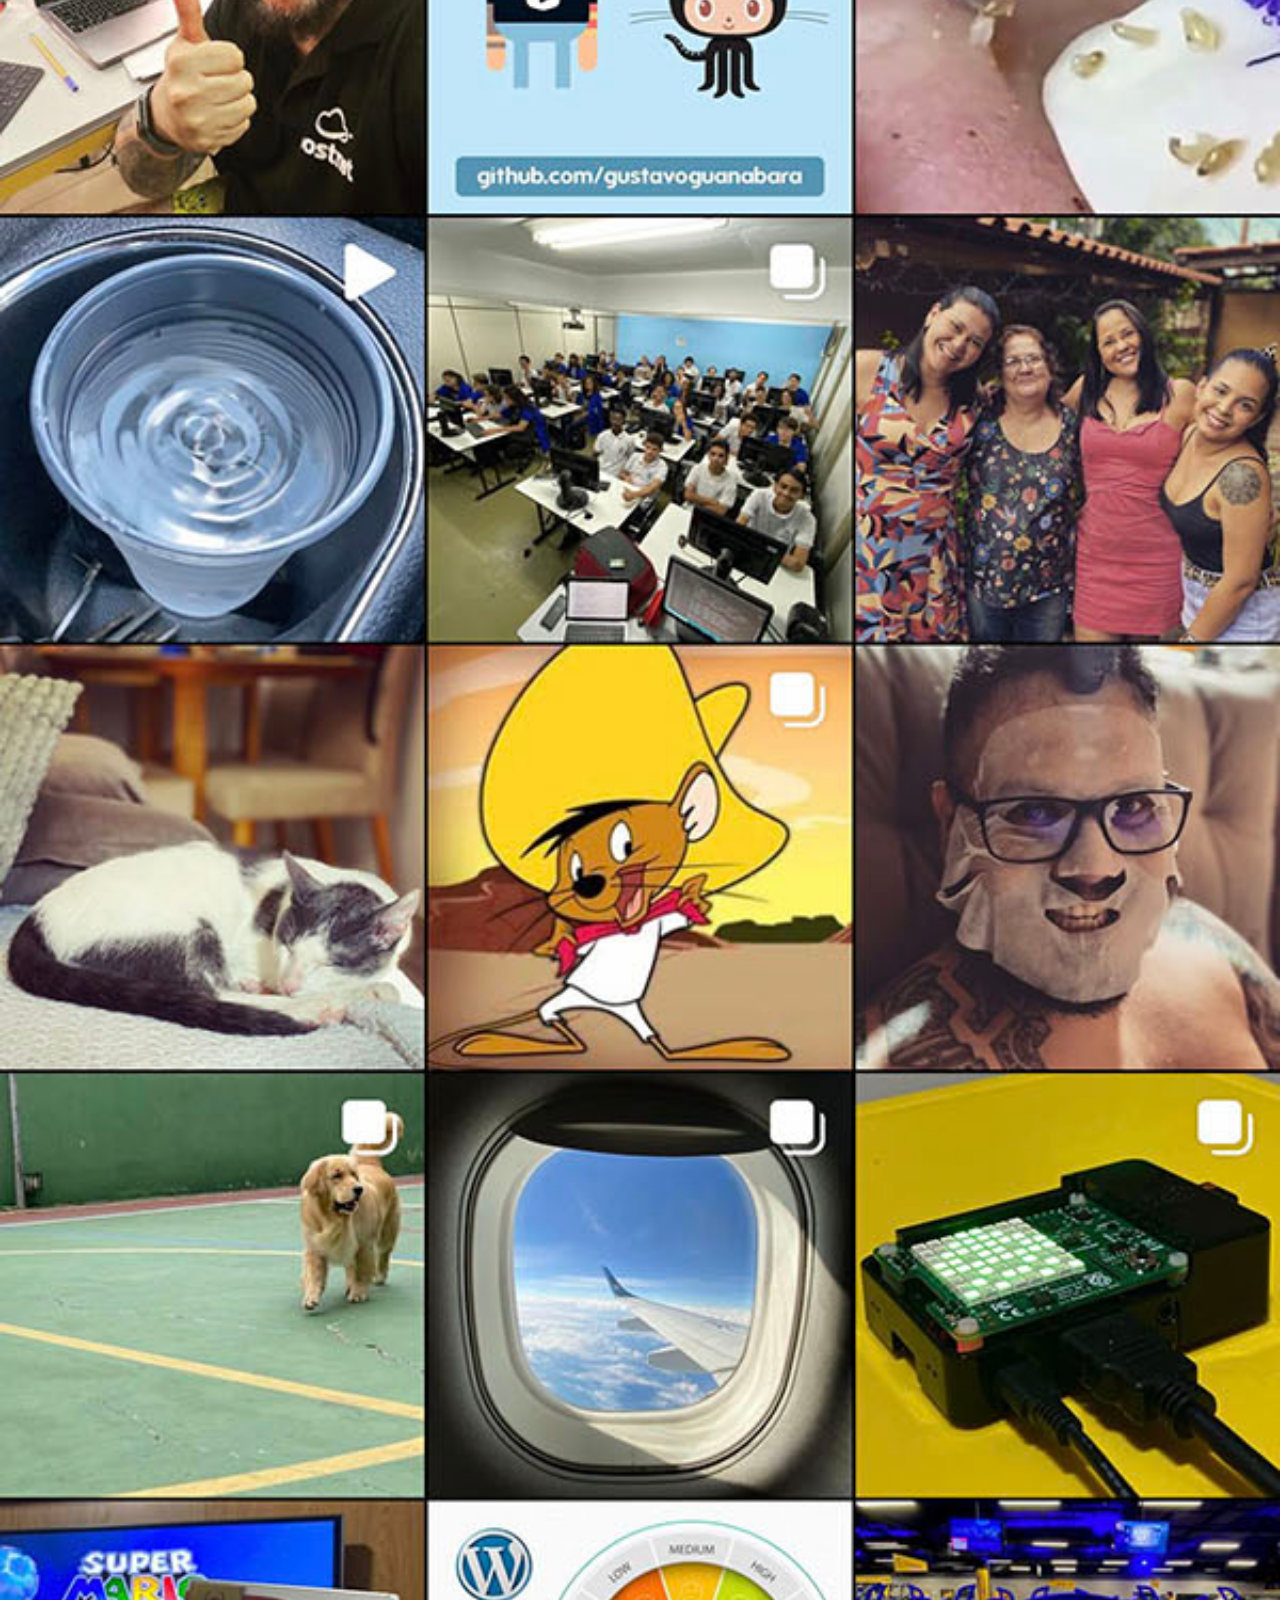
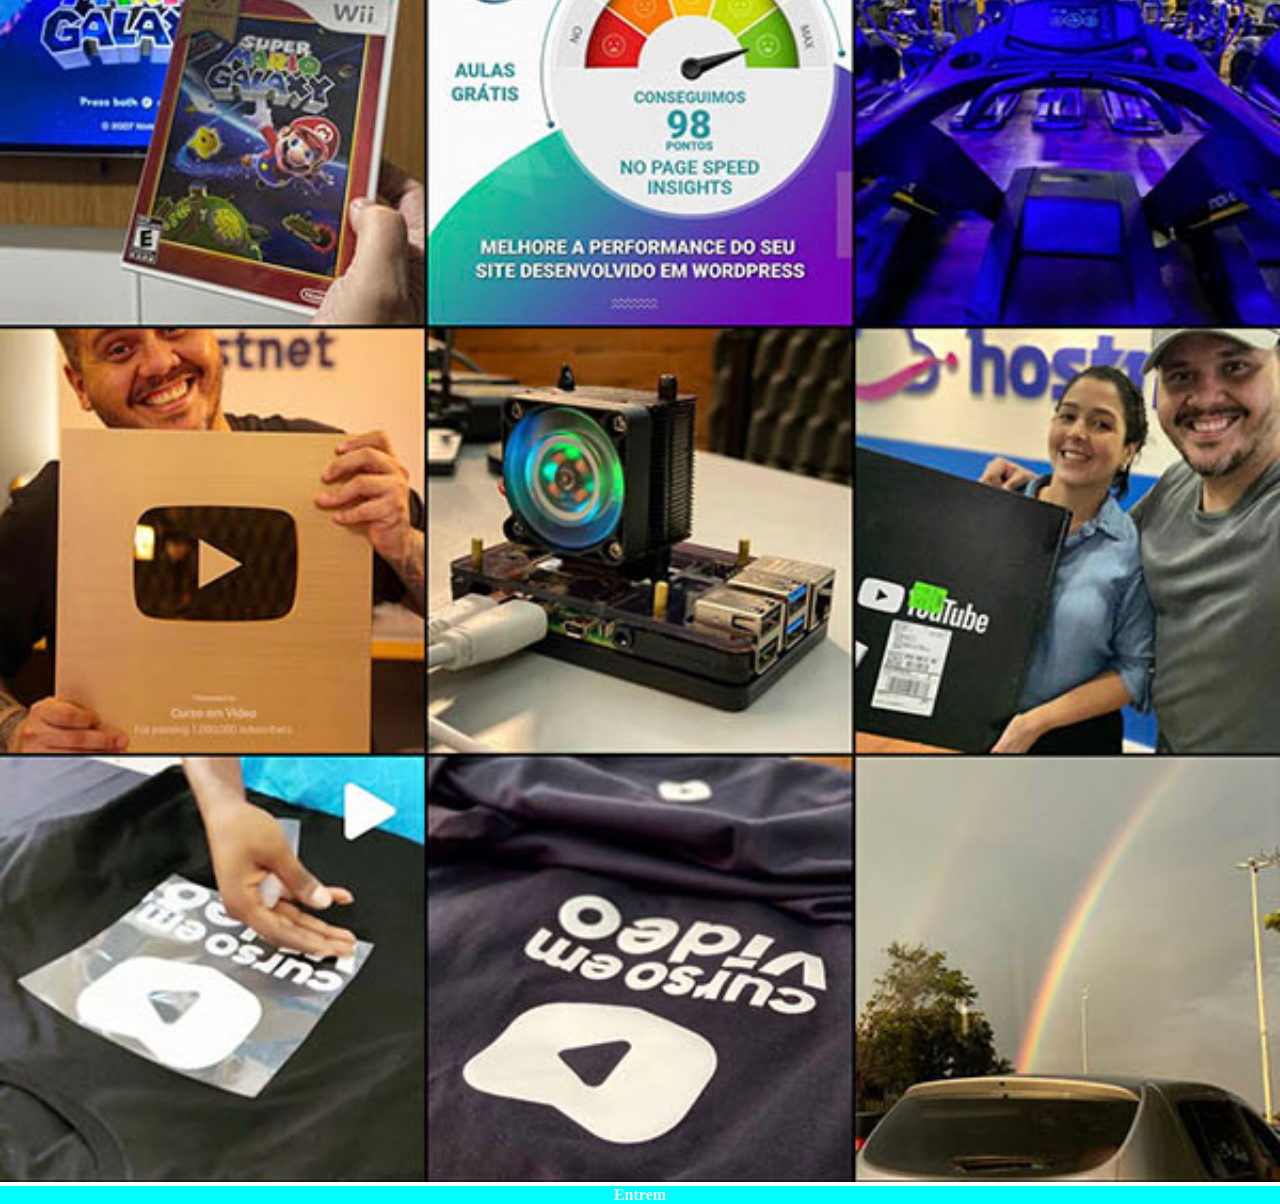
<file: intagram.html>
<!DOCTYPE html>
<html lang="pt-br">
<head>
    <meta charset="UTF-8">
    <meta name="viewport" content="width=device-width, initial-scale=1.0">
    <title>instagram</title>
<style>
    *{
        margin: 0px;
        padding:0px;
    }
    img{
width: 100vw;
    }
   ::-webkit-scrollbar{
    width: 0px;
    height: 0px;
   } 
    a{
display: block;
background-color: aqua;
color: aliceblue;
text-align: center;
font-weight: bolder;
   text-decoration: none;
    }

</style>
</head>
<body>
   <img src="imagens/tela-instagram.jpg" alt="home" >
   <a href="https://www.instagram.com/_ant0ny7/" target="_blank">Entrem</a>
</body>
</html>
</file>
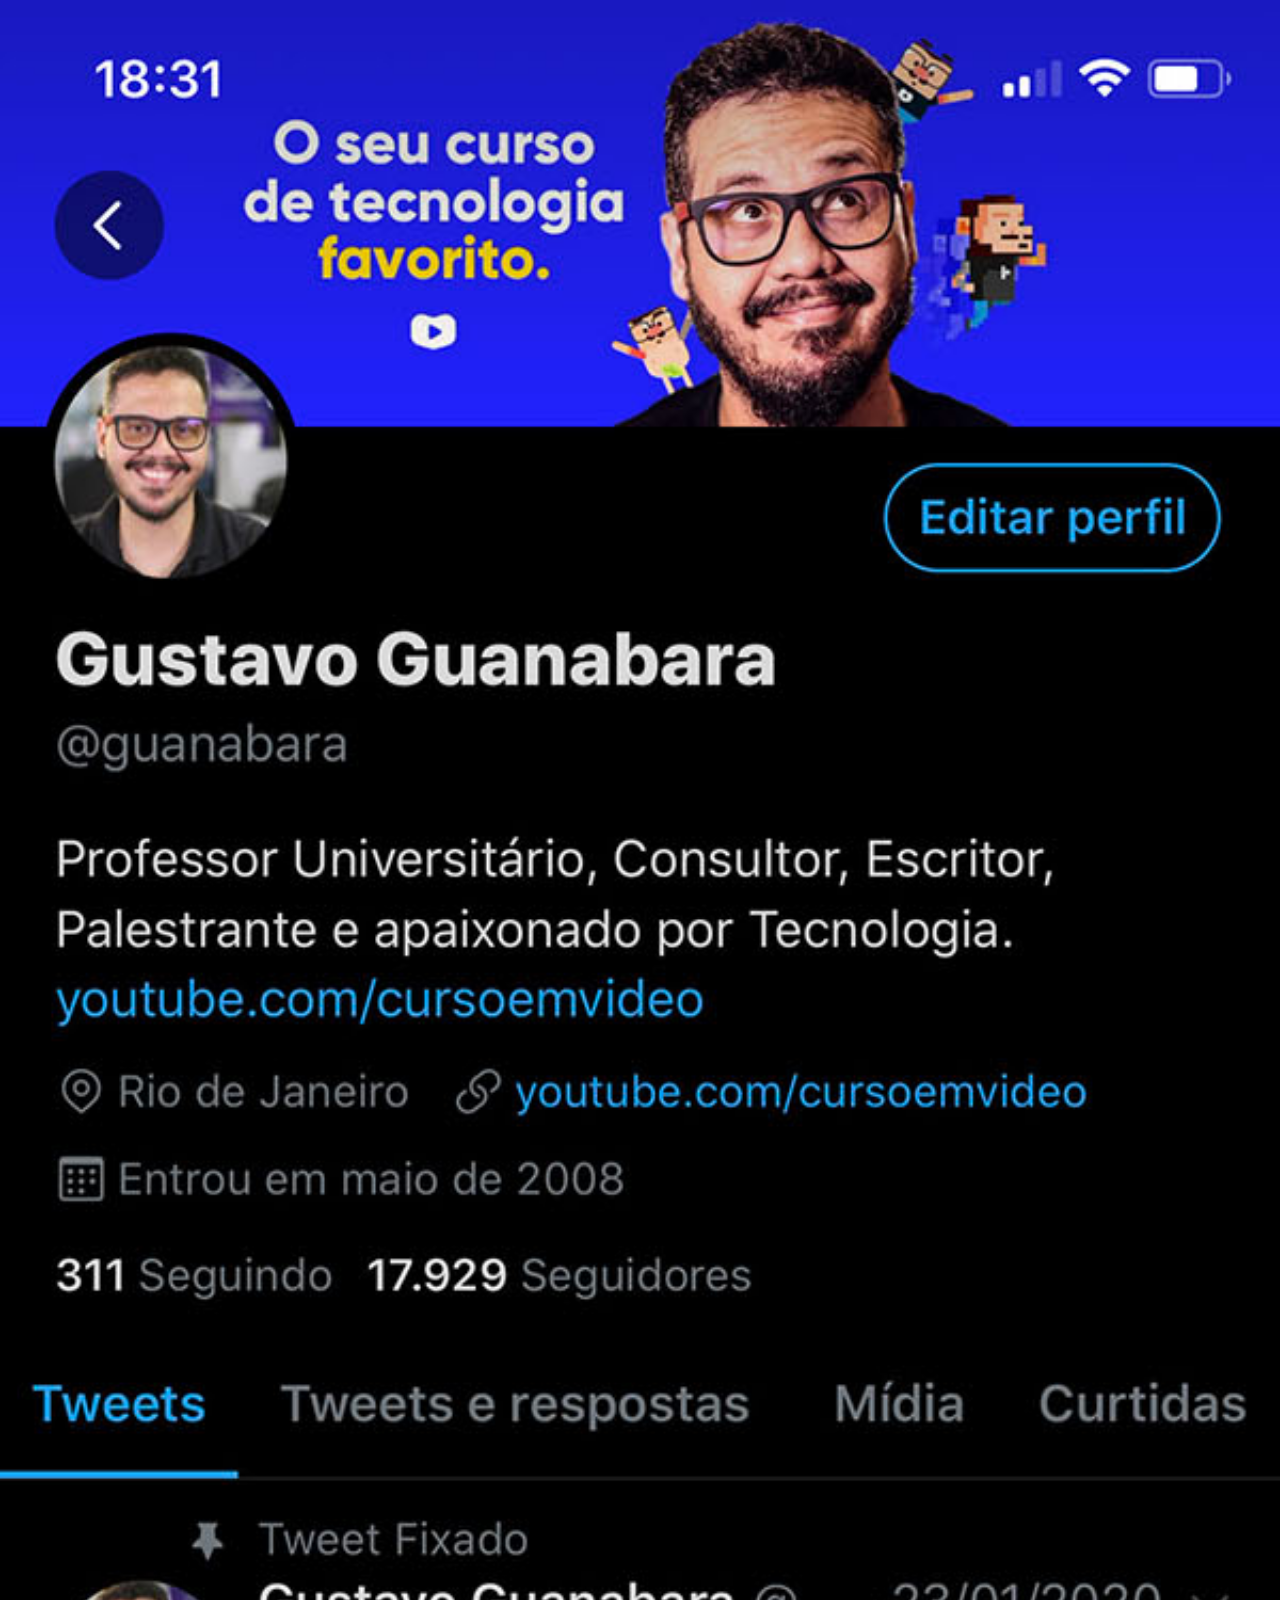
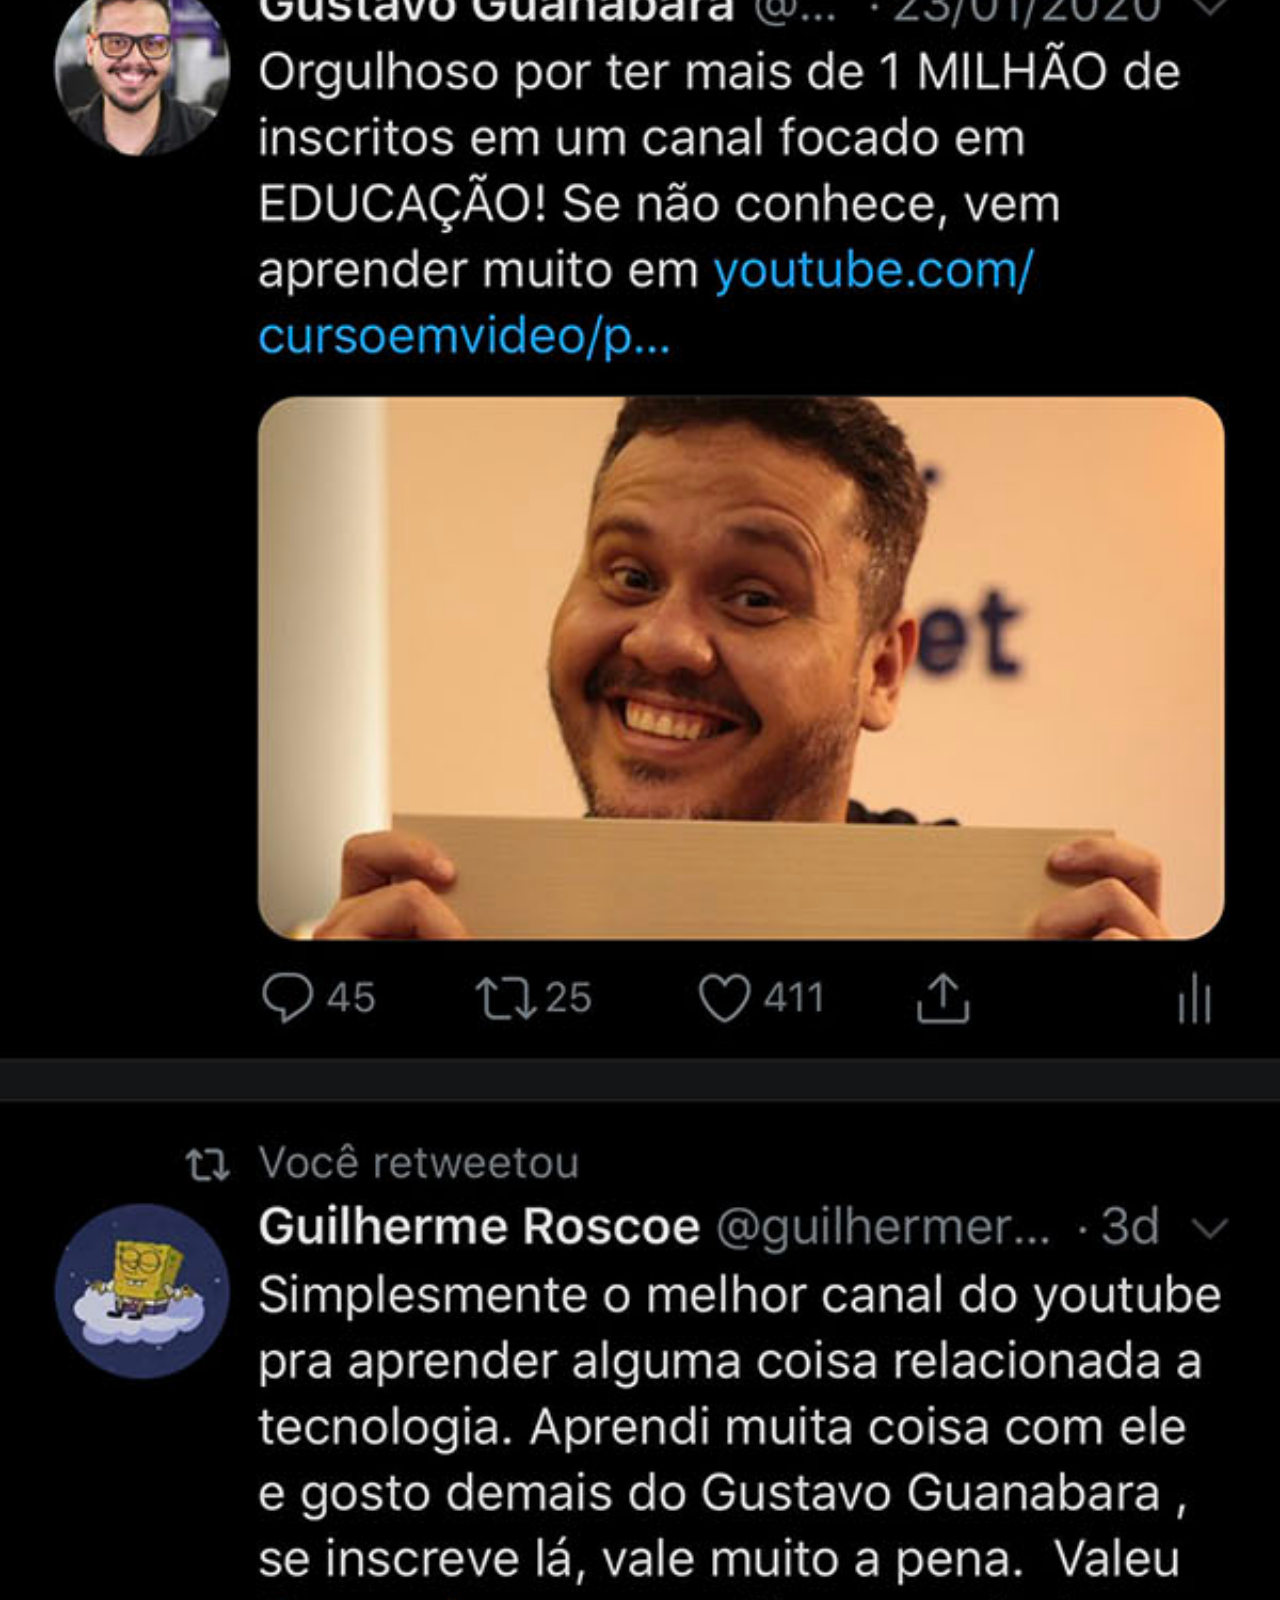
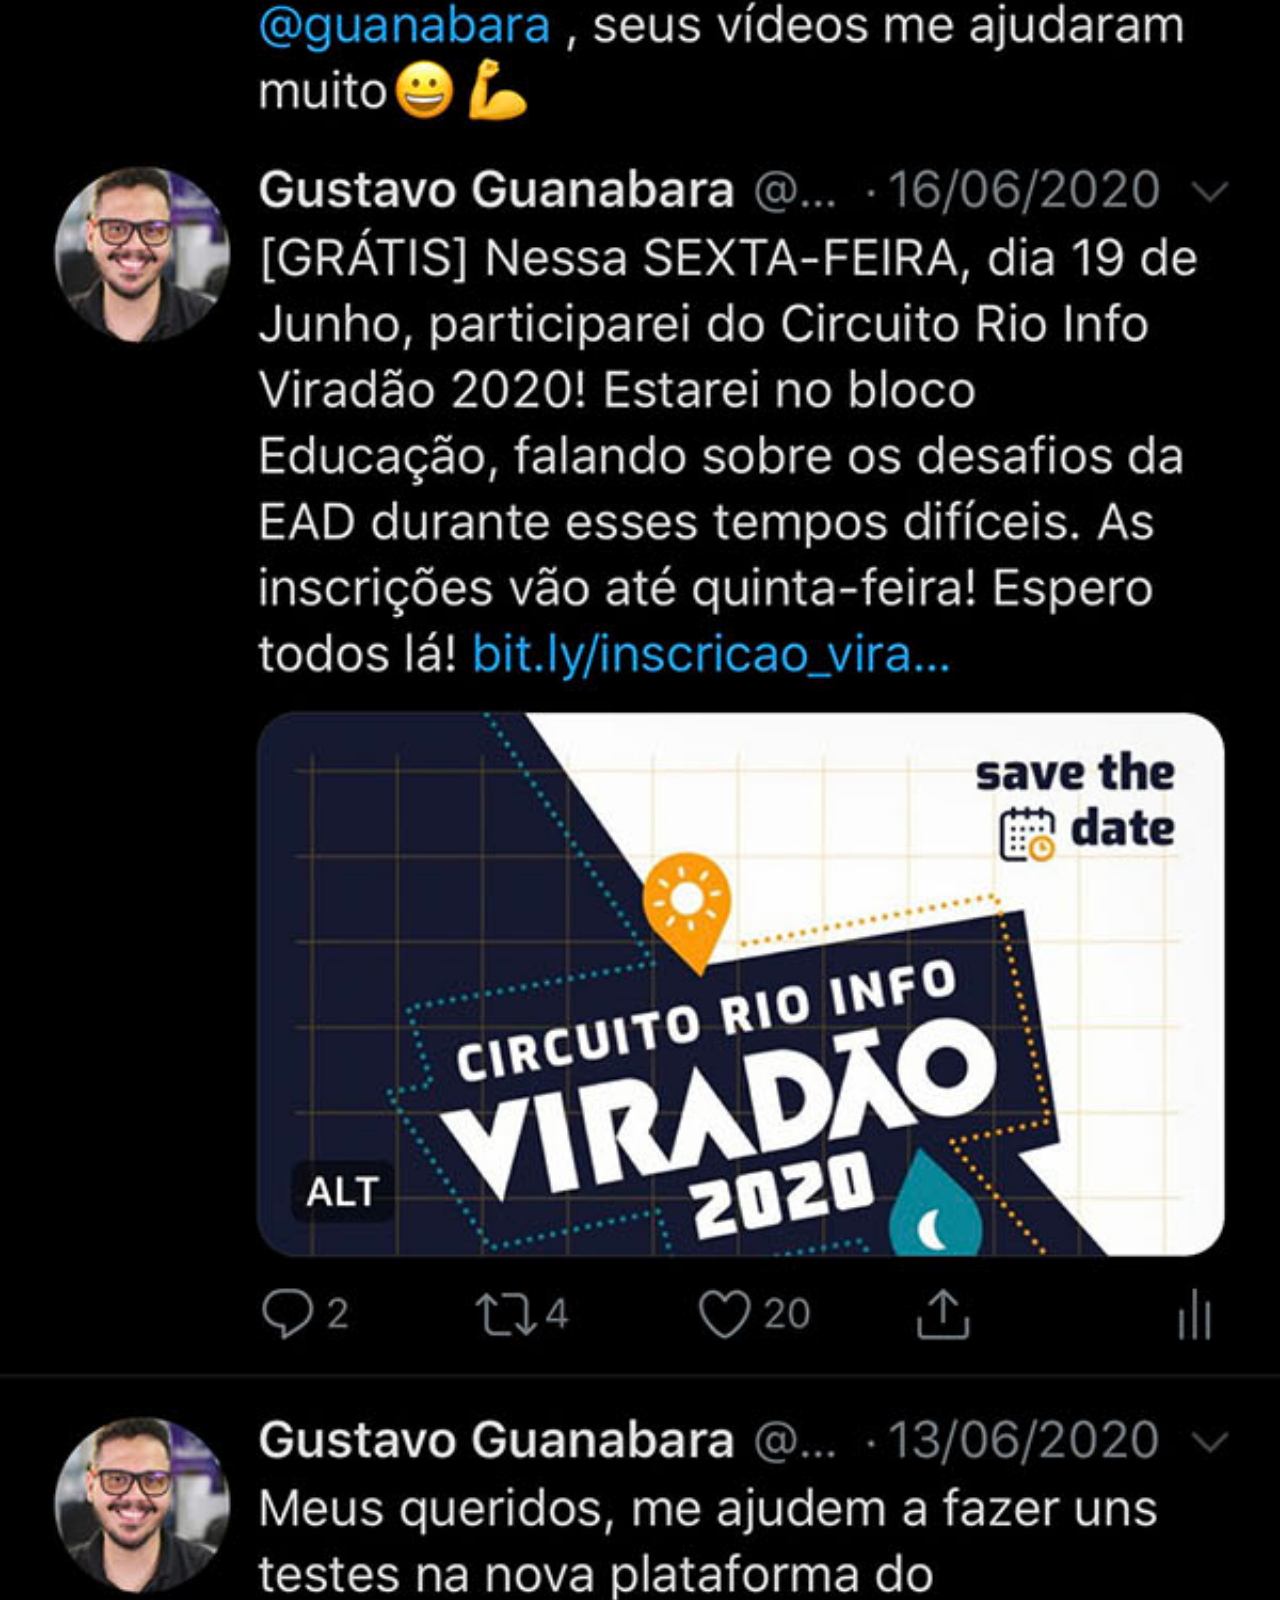
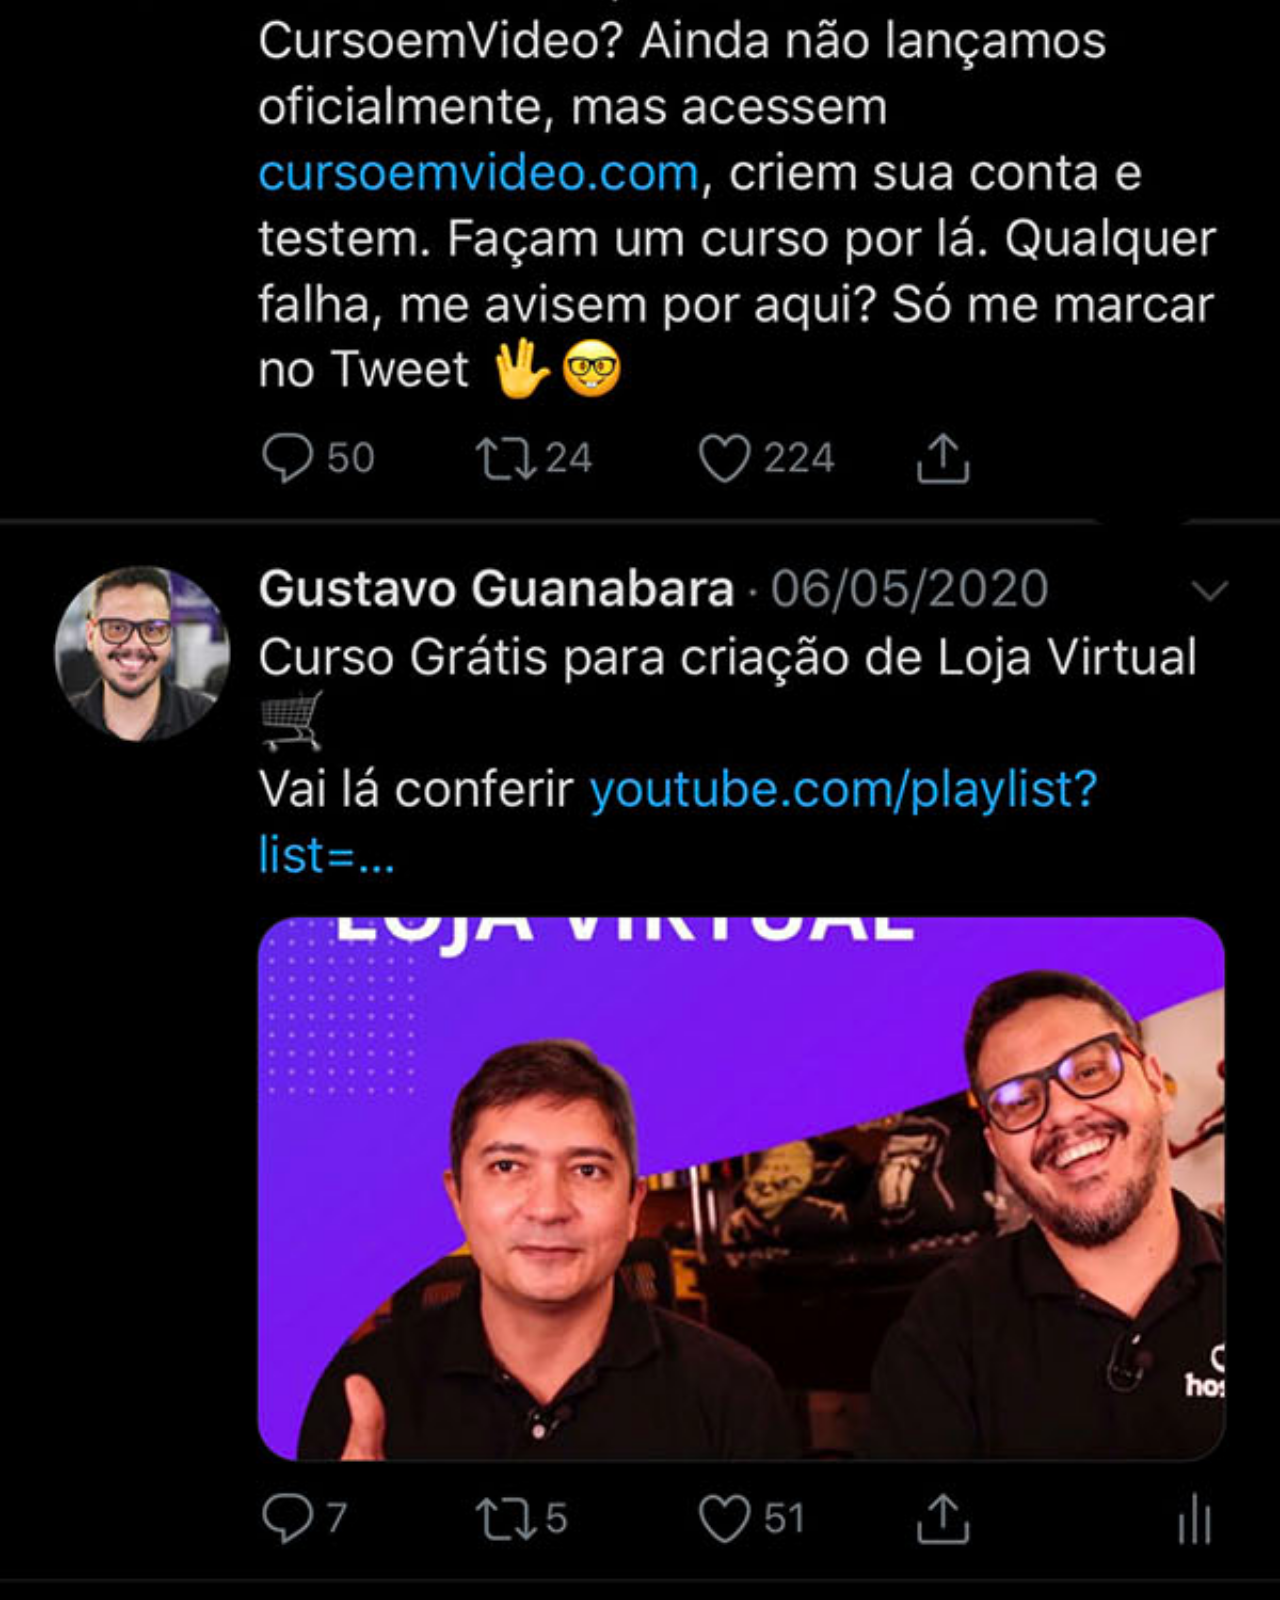
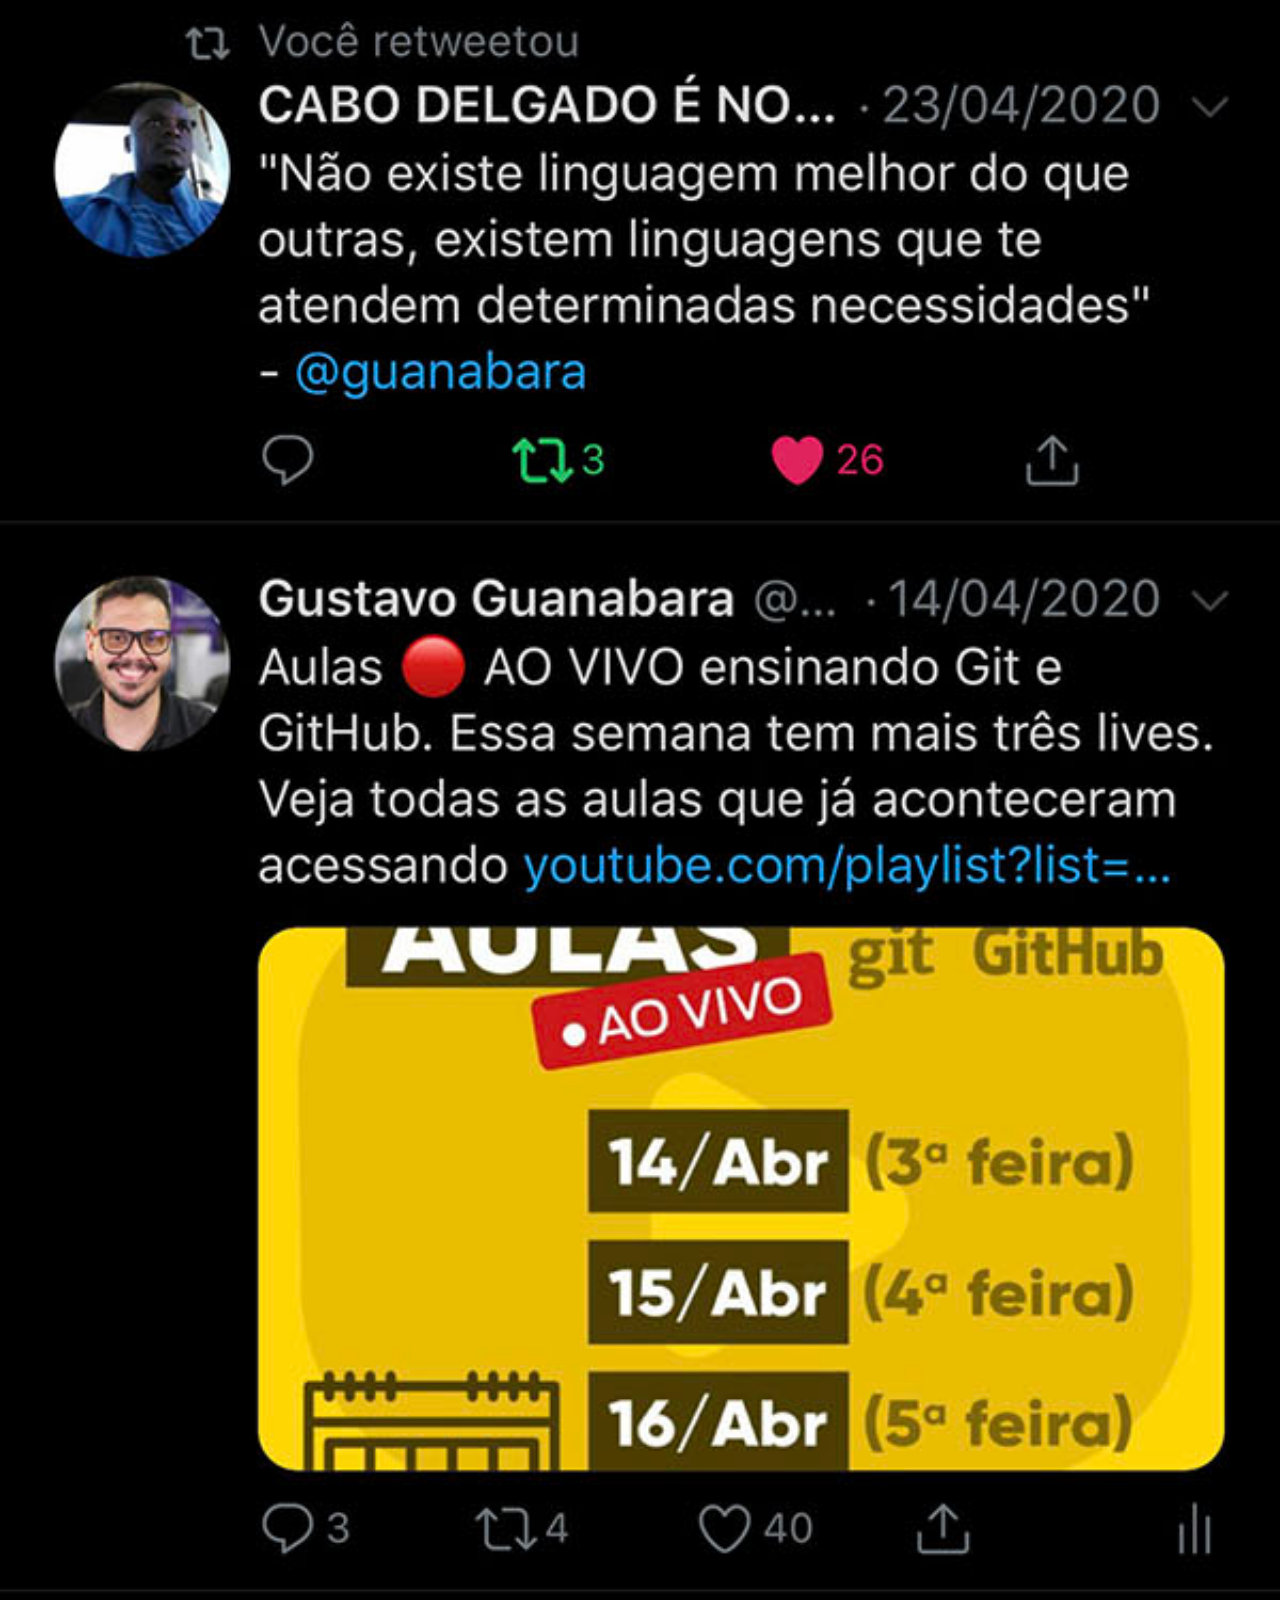
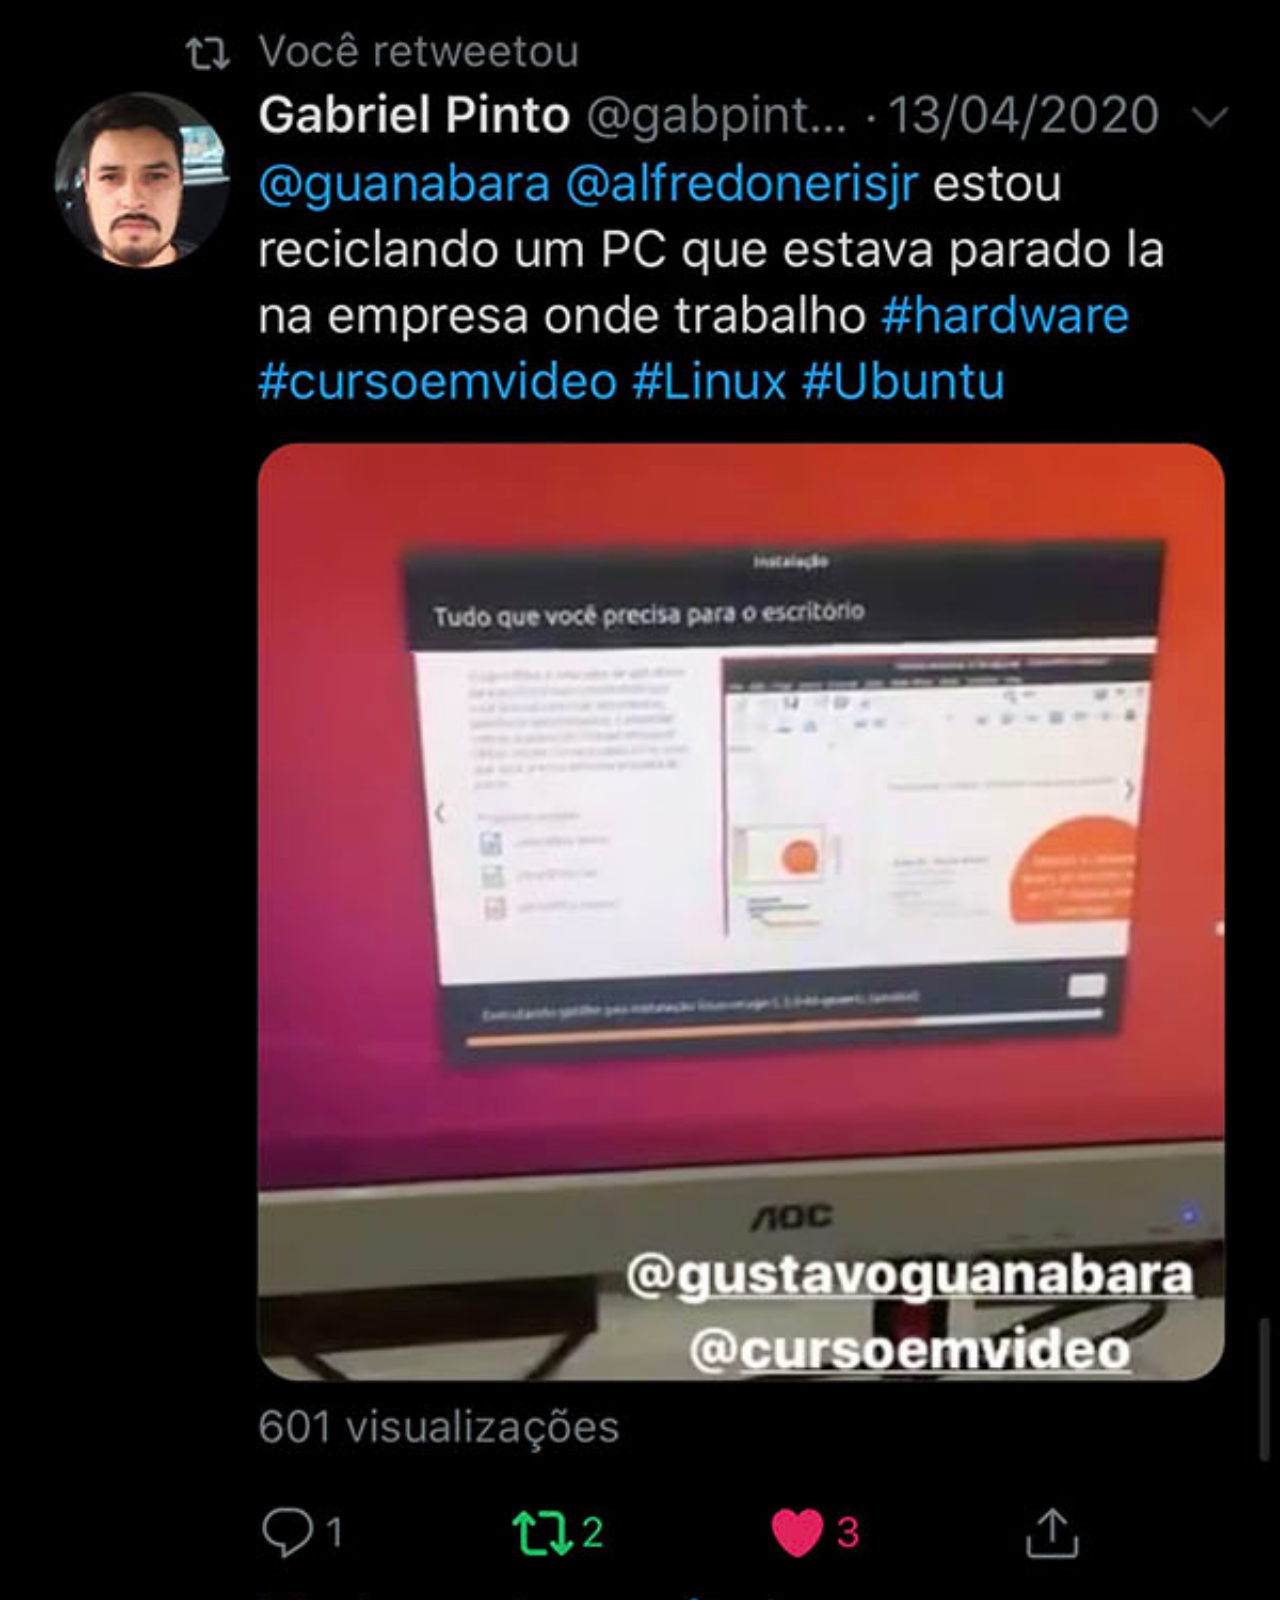
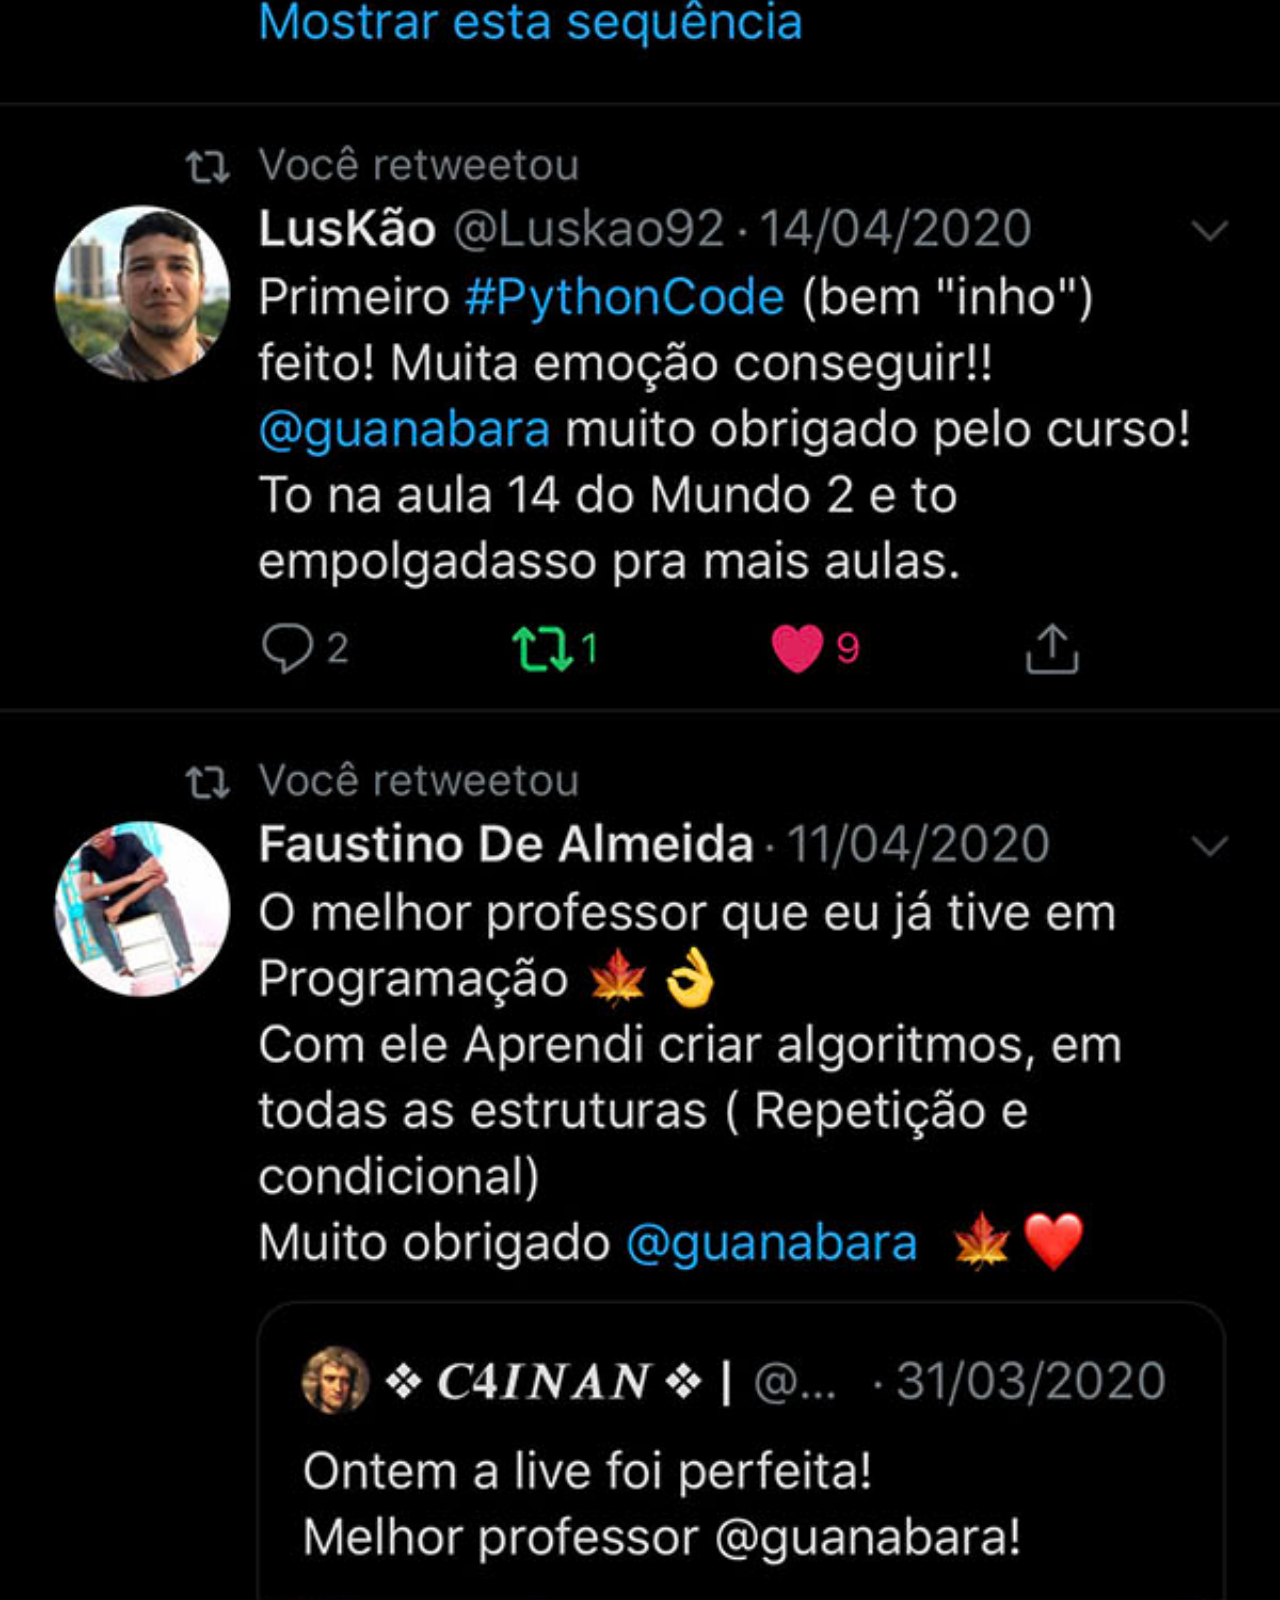
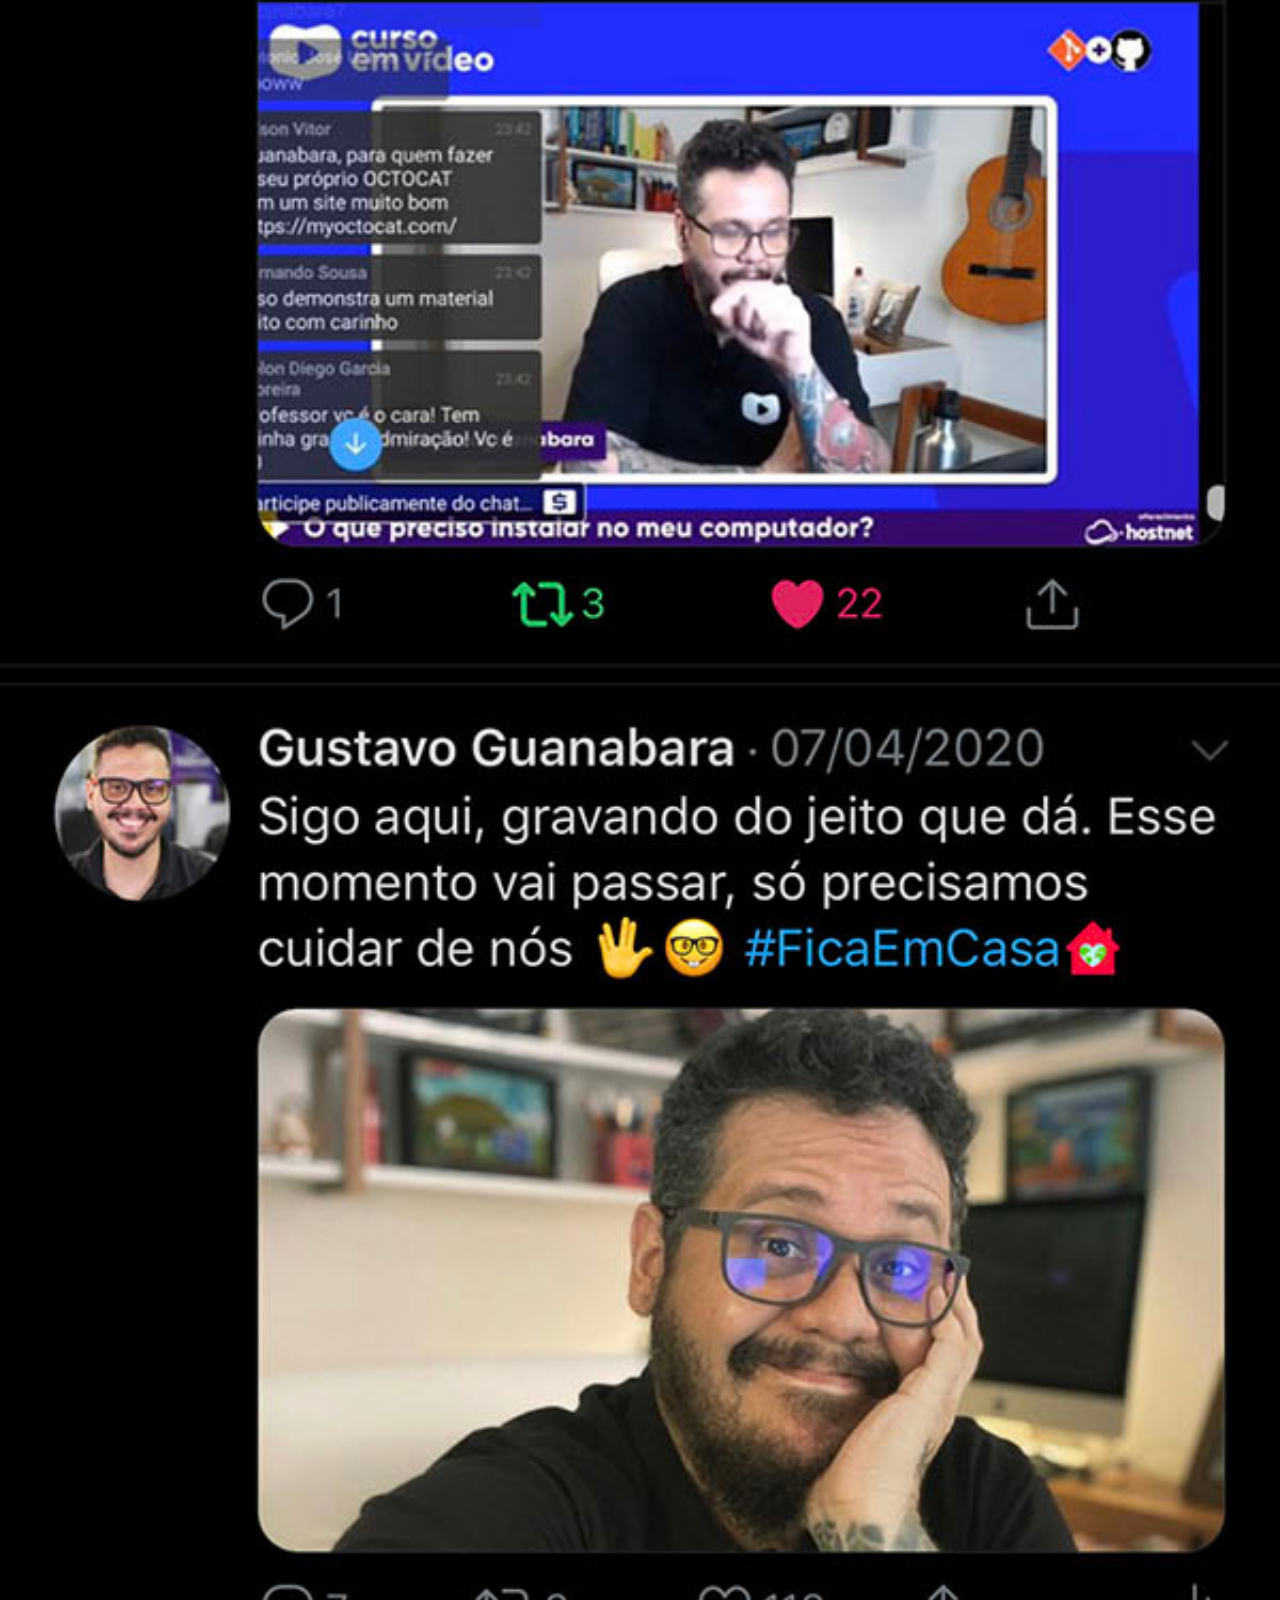
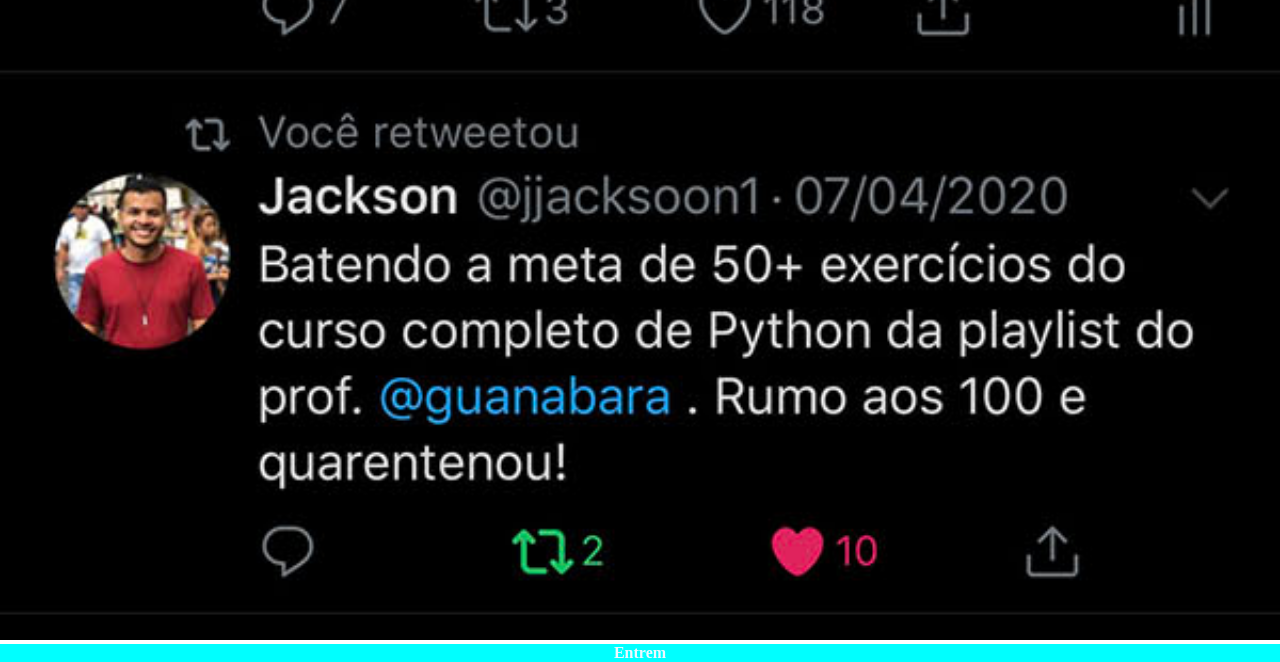
<file: twiter.html>
<!DOCTYPE html>
<html lang="pt-br">
<head>
    <meta charset="UTF-8">
    <meta name="viewport" content="width=device-width, initial-scale=1.0">
    <title>instagram</title>
<style>
    *{
        margin: 0px;
        padding:0px;
    }
    img{
width: 100vw;
    }
   ::-webkit-scrollbar{
    width: 0px;
    height: 0px;
   } 
    a{
display: block;
background-color: aqua;
color: aliceblue;
text-align: center;
font-weight: bolder;
   text-decoration: none;
    }

</style>
</head>
<body>
   <img src="imagens/tela-twitter.jpg" alt="home" >
   <a href="https://x.com/AntonySantossi2" target="_blank">Entrem</a>
</body>
</html>
</file>
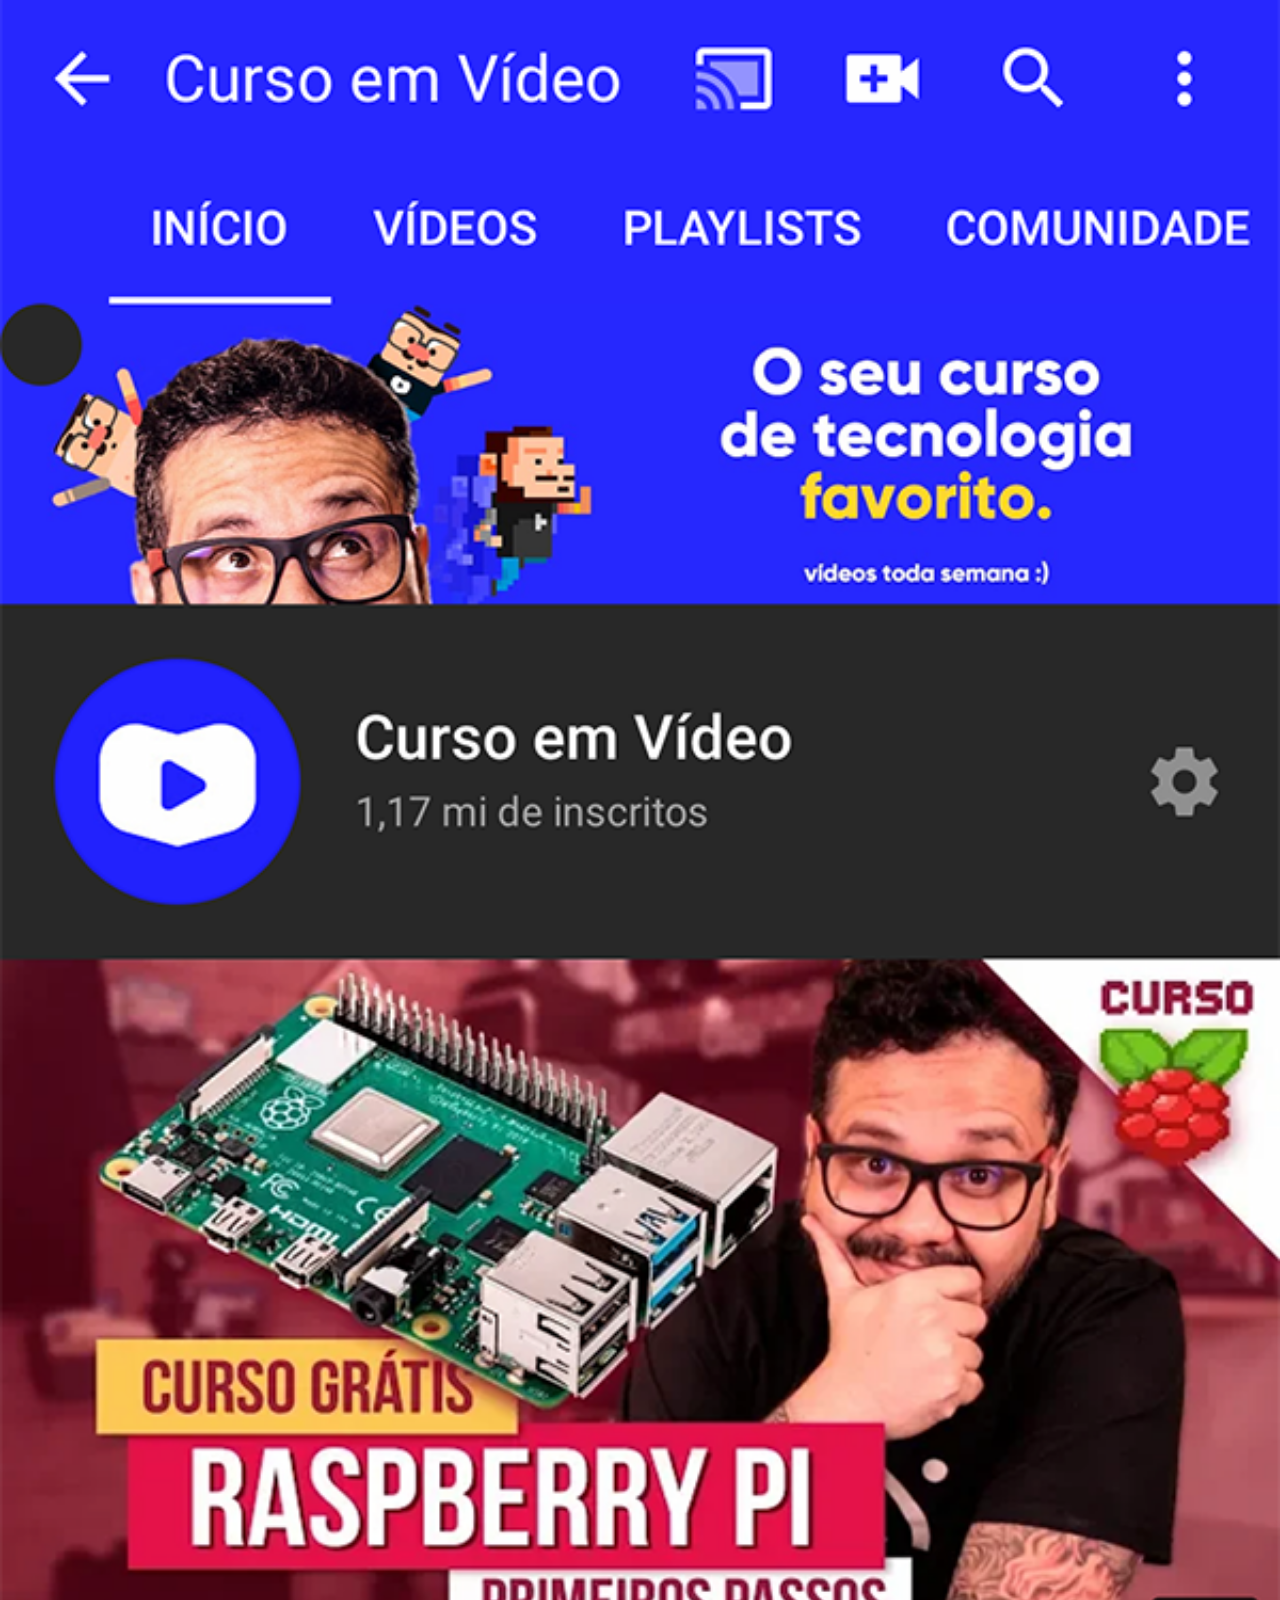
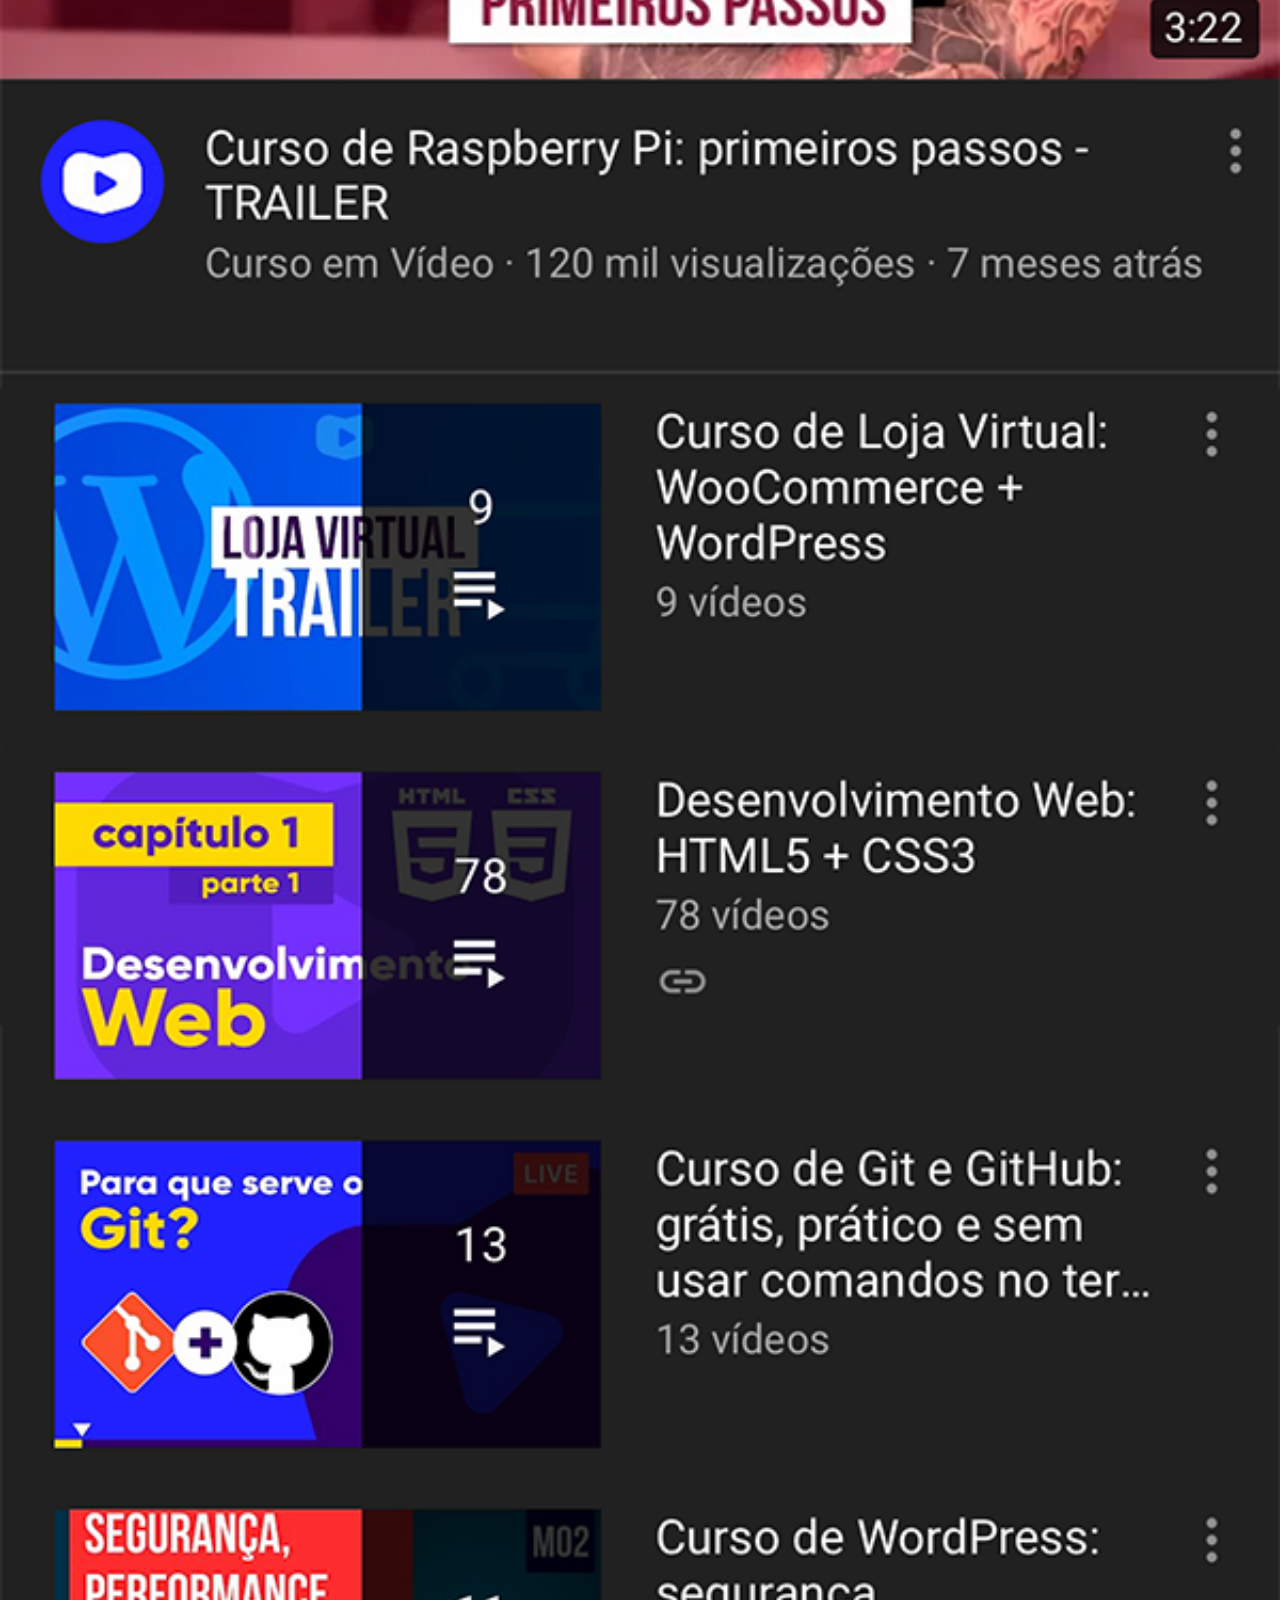
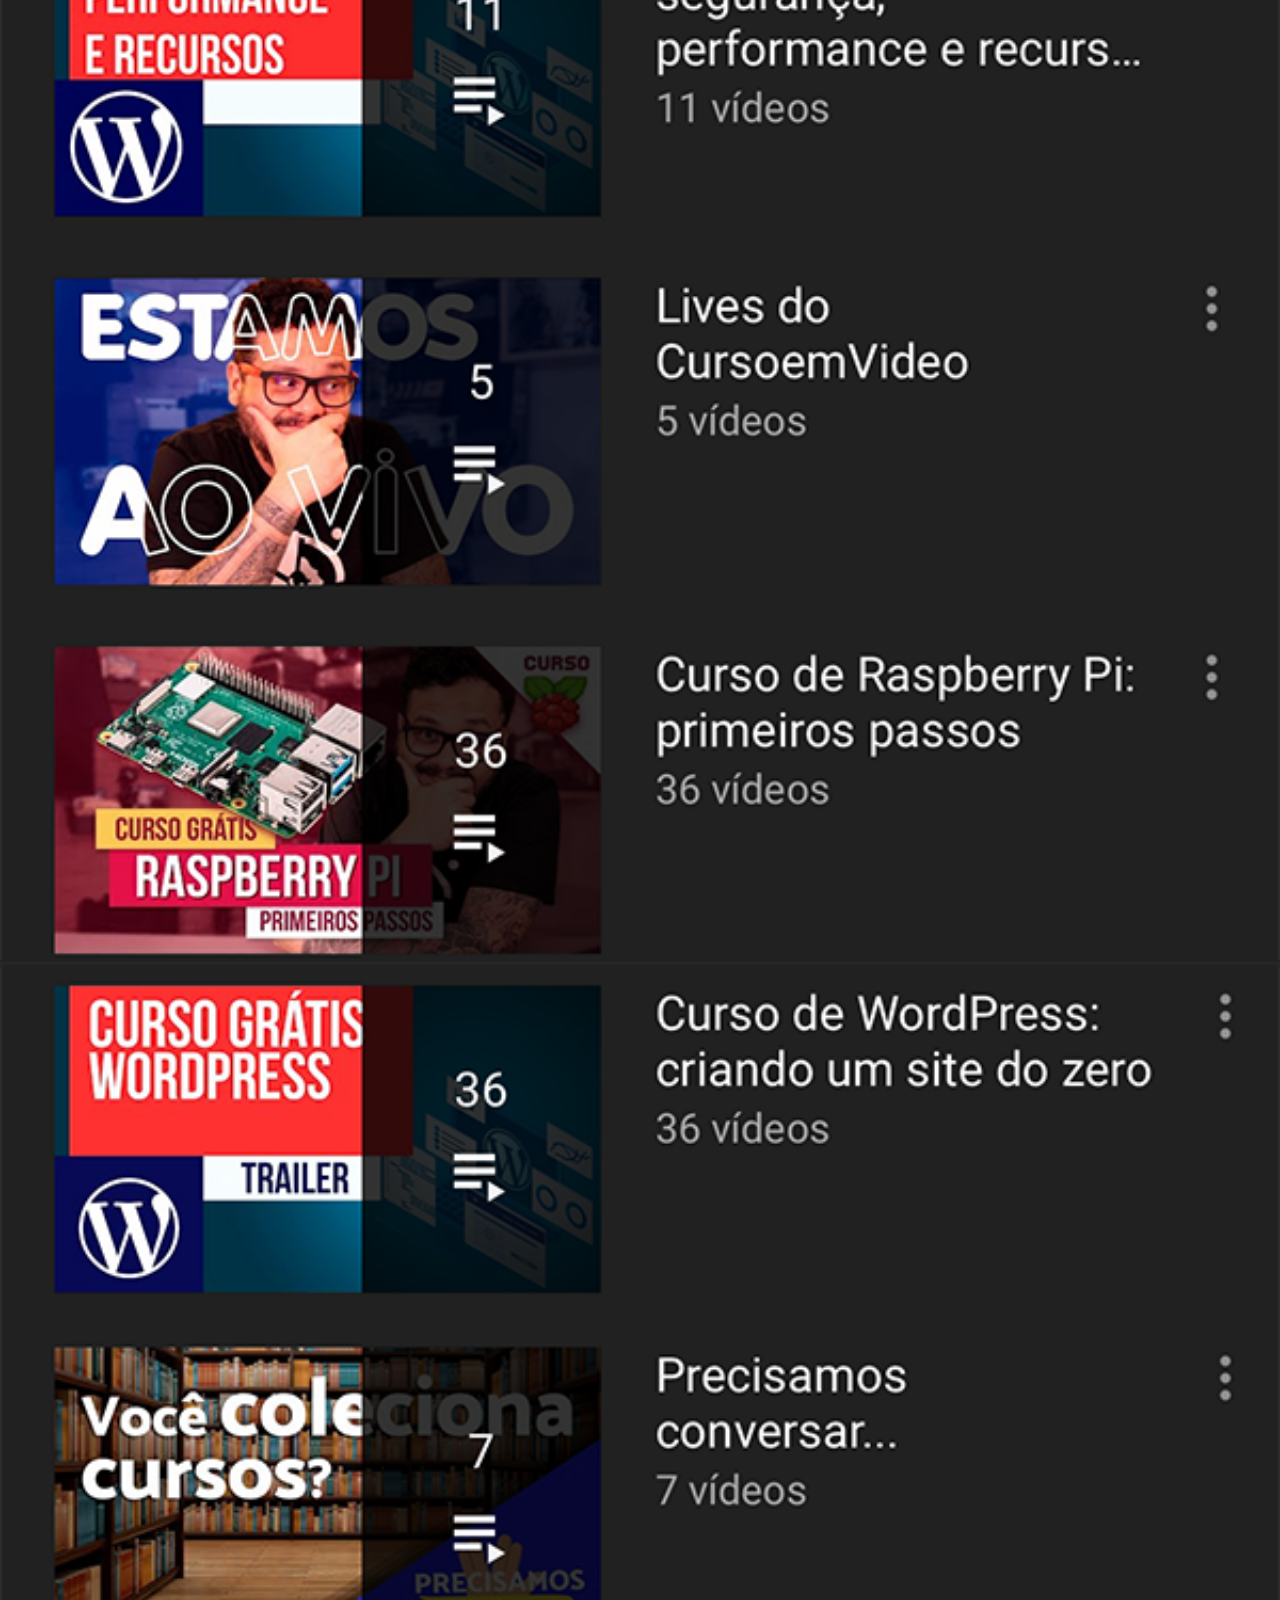
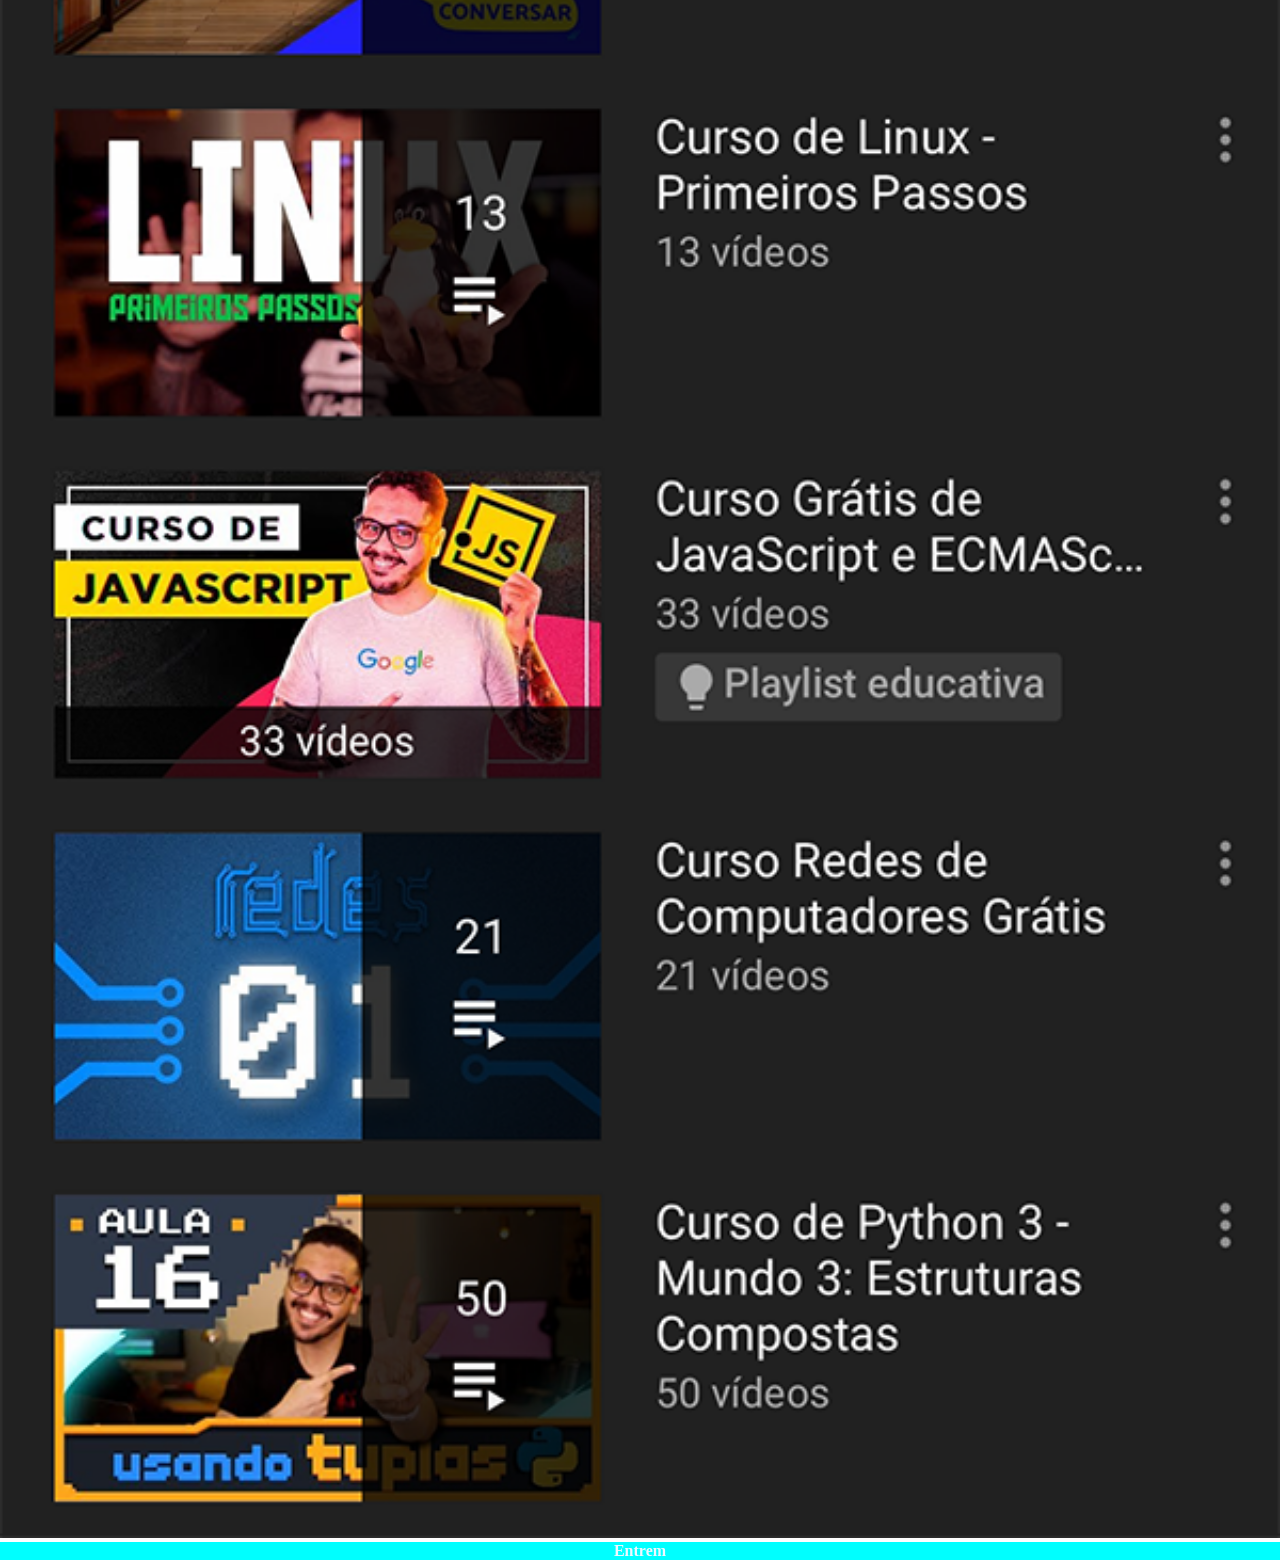
<file: youtube.html>
<!DOCTYPE html>
<html lang="pt-br">
<head>
    <meta charset="UTF-8">
    <meta name="viewport" content="width=device-width, initial-scale=1.0">
    <title>instagram</title>
<style>
    *{
        margin: 0px;
        padding:0px;
    }
    img{
width: 100vw;
    }
   ::-webkit-scrollbar{
    width: 0px;
    height: 0px;
   } 
    a{
display: block;
background-color: aqua;
color: aliceblue;
text-align: center;
font-weight: bolder;
   text-decoration: none;
    }

</style>
</head>
<body>
   <img src="imagens/tela-youtube.png" alt="home" >
   <a href="https://www.youtube.com/@cursoemvideo/playlists" target="_blank">Entrem</a>
</body>
</html>
</file>
<file: estilos/pagina1.css>
@charset "UTF-8";
 

 *{
    padding: 0px;
    margin: 0px;
    font-family: Verdana, Geneva, Tahoma, sans-serif;

 }
 html, body{
    height: 100vh;
    width: 100vw;
    background-color: rgb(0, 0, 0);

 }
 body{
        background: url('../imagens/fundo-madeira.jpg');
        background-size: cover;
        background-attachment: fixed;
 }
    main{
        height: 100vh;
        position: relative;
       
    }
    section#telefone{
        position:absolute ;
        top: 50%;
        left: 47%;
        transform: translate(-45%,-47%);





        height: 627px; 
        width: 311px;
        background-color: blue;
        background : url('../imagens/frame-iphone.png');
      


    }
    iframe#tela{
        position: relative;
        top: 80px;
        left: 22px;
        width: 269px;
        height:471px ;

    }
    section#redes-sociais{
        text-align: right;
    }
    section#redes-socia, img{
        width: 56px;
        margin: 10px;
        border-radius: 50%;
        box-shadow: 2px 2px 5px rgba(0, 0, 0, 0.61);
        box-sizing: border-box;

    }
   img:hover{
        border: 1px solid rgba(255, 255, 255, 0.637);
        transform: translate(-3px ,3px);
        box-shadow: 5px 5px 10px rgba(0, 0, 0, 0.534);
    }
</file>
